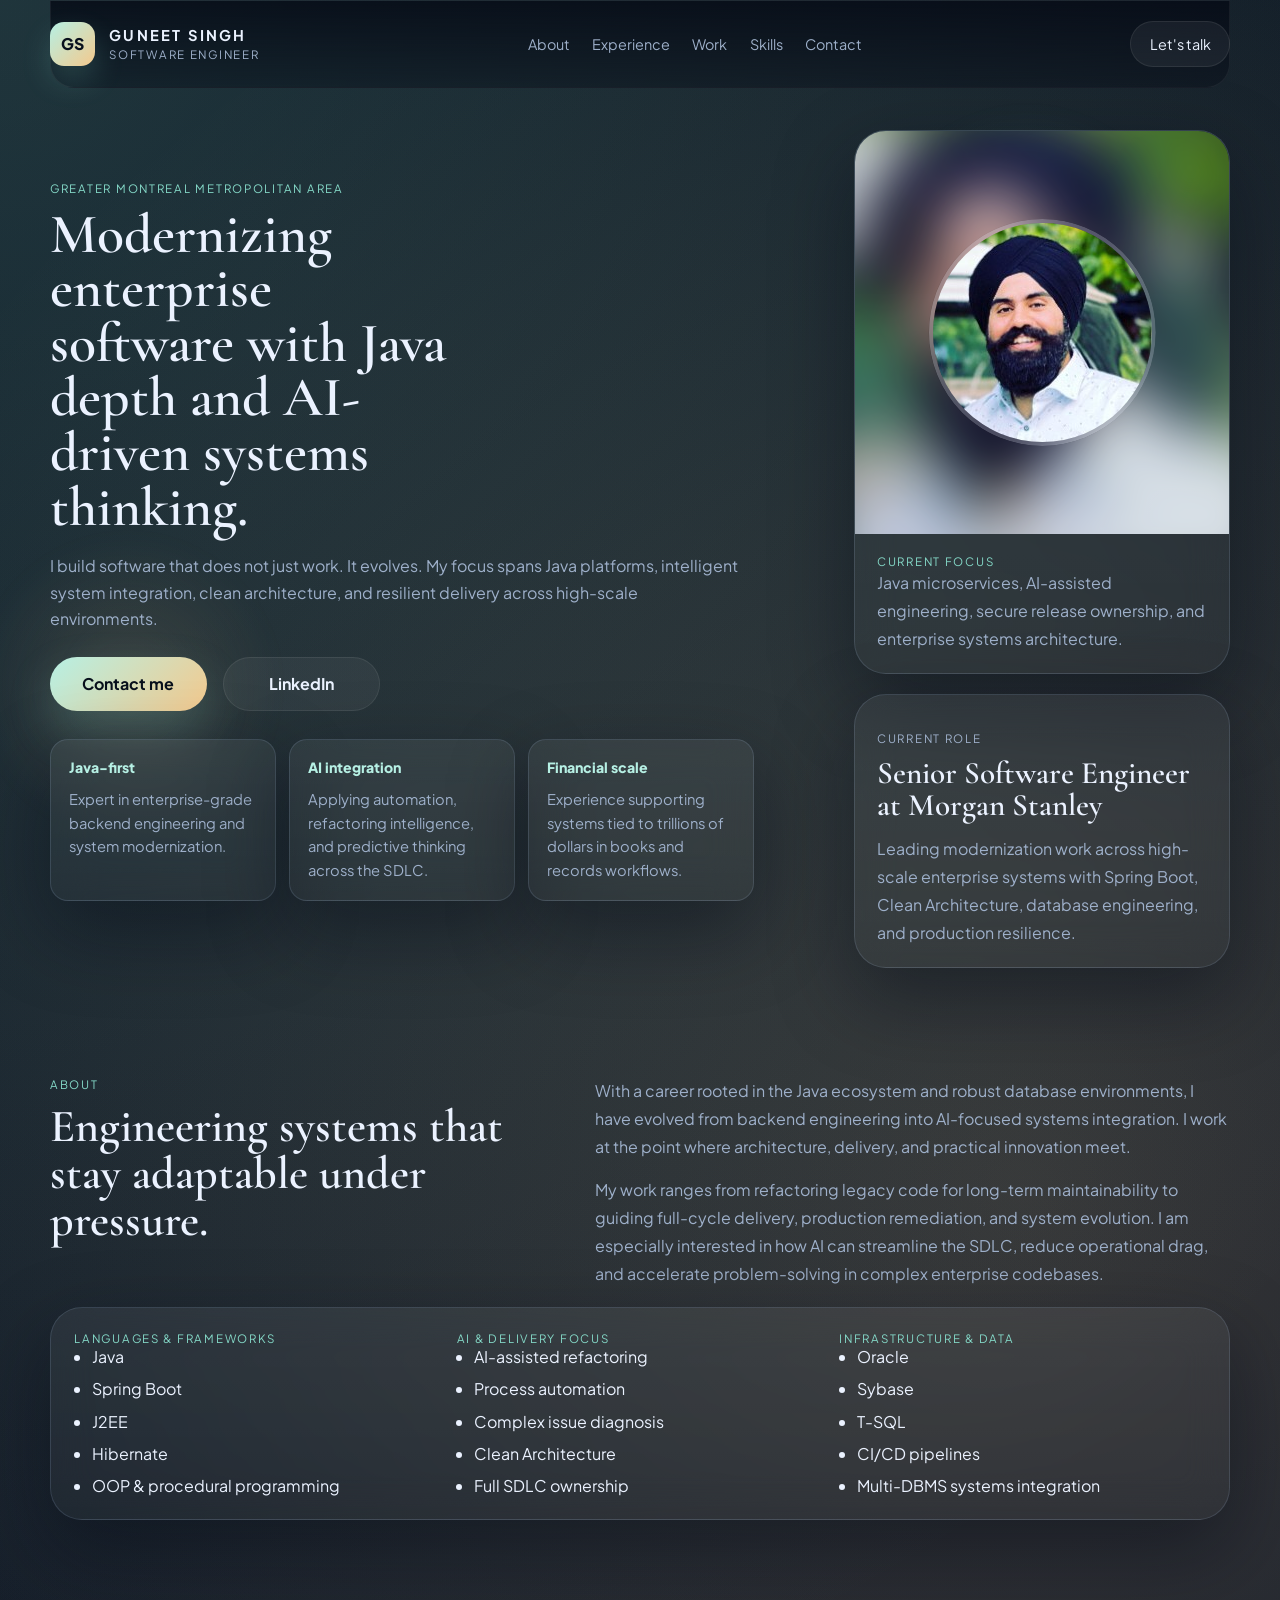
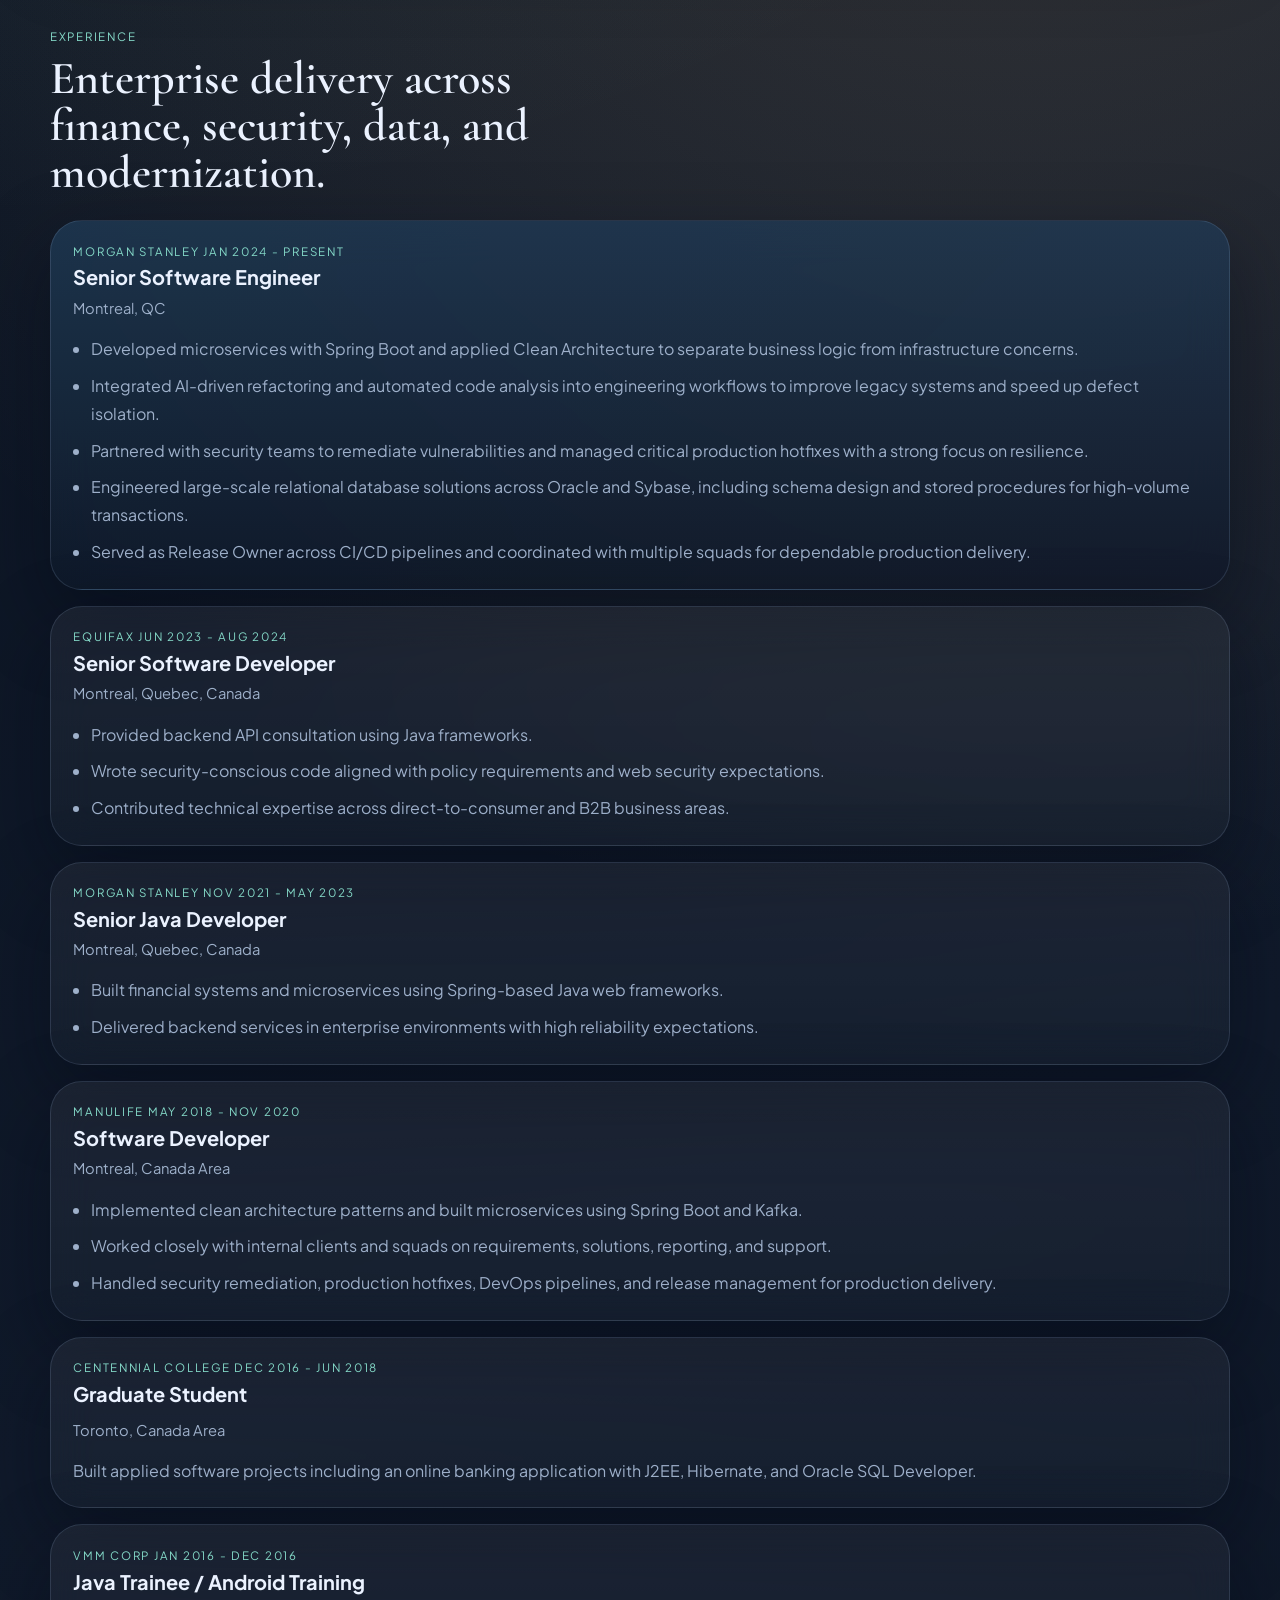
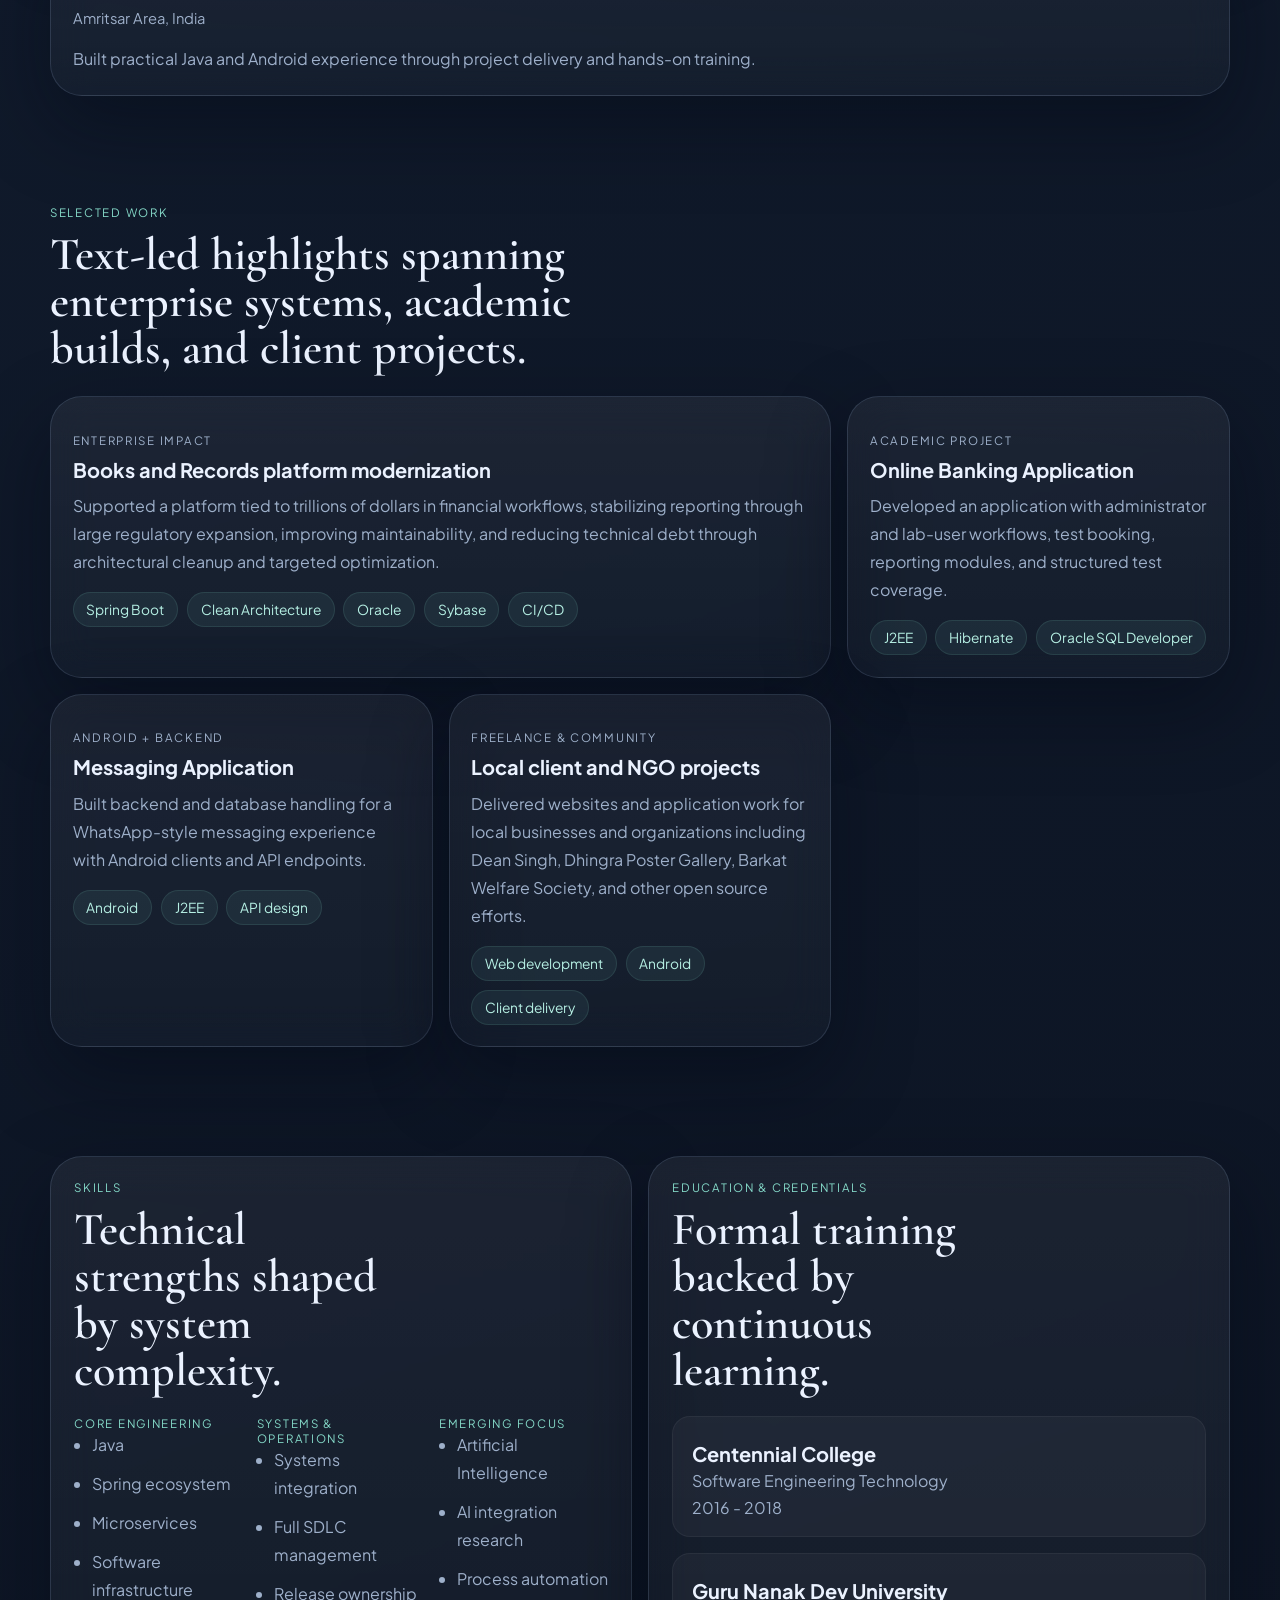
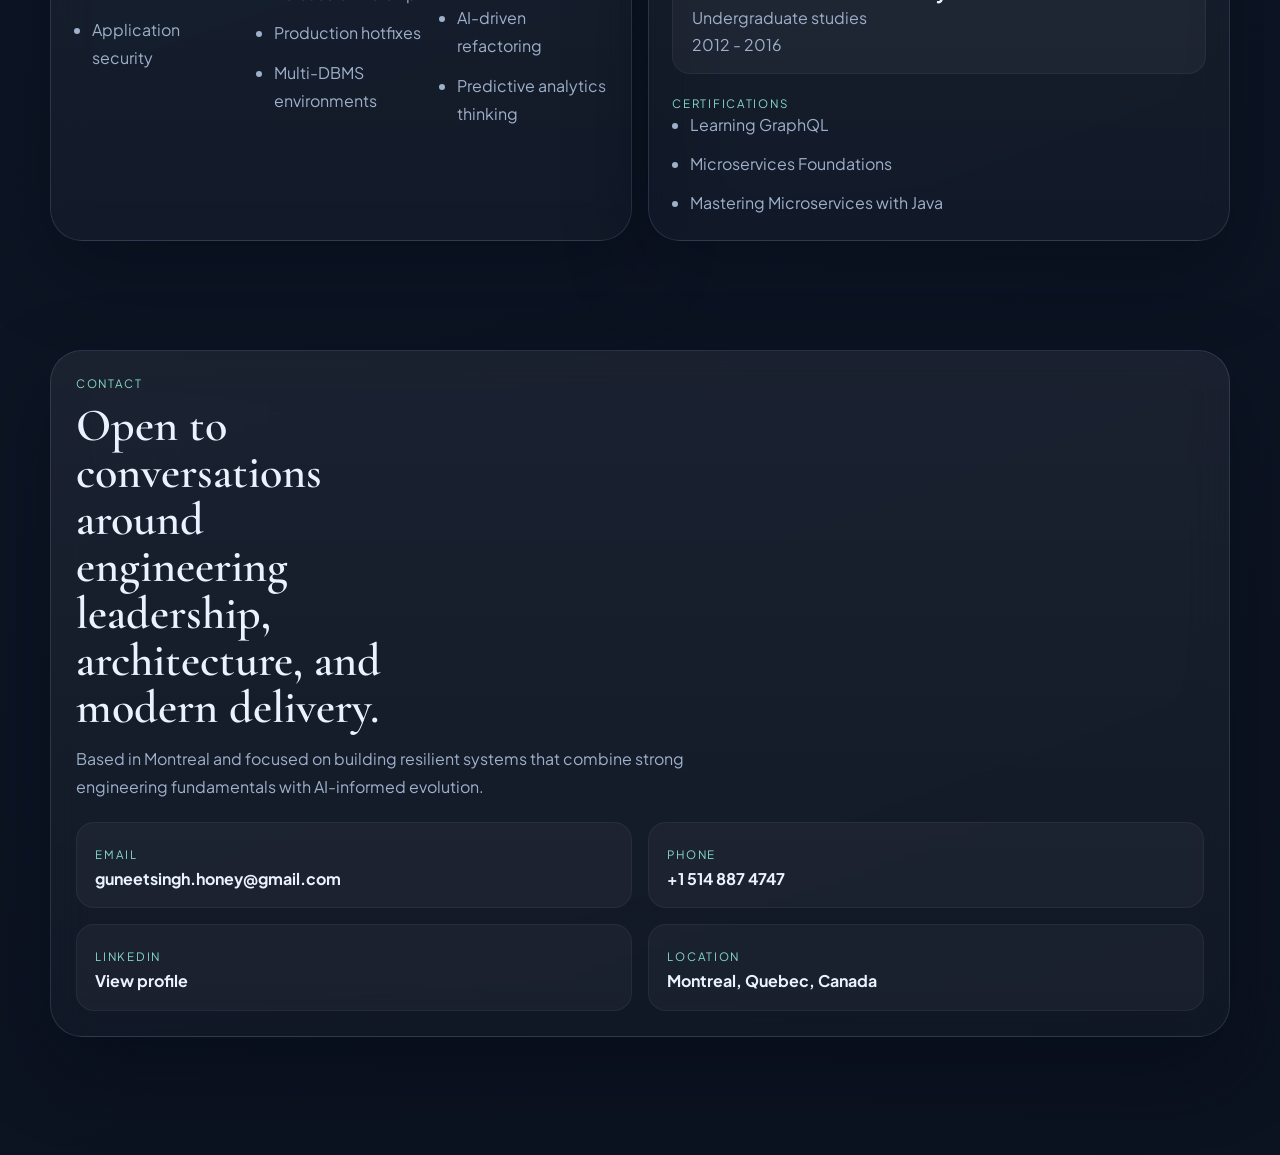
<file: index.html>
<!DOCTYPE html>
<html lang="en">
<head>
    <meta charset="UTF-8">
    <meta name="viewport" content="width=device-width, initial-scale=1.0">
    <title>Guneet Singh | Software Engineer</title>
    <meta
        name="description"
        content="Portfolio of Guneet Singh, a Montreal-based software engineer specializing in Java, AI integration, systems architecture, and enterprise software delivery."
    >
    <link rel="preconnect" href="https://fonts.googleapis.com">
    <link rel="preconnect" href="https://fonts.gstatic.com" crossorigin>
    <link href="https://fonts.googleapis.com/css2?family=Plus+Jakarta+Sans:wght@400;500;600;700;800&family=Cormorant+Garamond:wght@500;600;700&display=swap" rel="stylesheet">
    <link rel="stylesheet" href="styles/main.css">
</head>
<body>
    <div class="page-shell">
        <header class="site-header">
            <div class="brand-lockup">
                <span class="brand-mark">GS</span>
                <div>
                    <p class="brand-name">Guneet Singh</p>
                    <p class="brand-role">Software Engineer</p>
                </div>
            </div>
            <nav class="site-nav" aria-label="Primary">
                <a href="#about">About</a>
                <a href="#experience">Experience</a>
                <a href="#work">Work</a>
                <a href="#skills">Skills</a>
                <a href="#contact">Contact</a>
            </nav>
            <a class="nav-cta" href="mailto:guneetsingh.honey@gmail.com">Let's talk</a>
        </header>

        <main>
            <section class="hero section" id="top">
                <div class="hero-copy" data-reveal>
                    <div class="hero-mobile-id">
                        <div class="hero-avatar-wrap" id="heroAvatarWrap">
                            <img class="hero-avatar" id="heroAvatar" src="assets/profile-photo.jpg" alt="">
                            <span class="hero-avatar-fallback" aria-hidden="true">GS</span>
                        </div>
                        <p class="hero-mobile-role">Senior Software Engineer &middot; Morgan Stanley</p>
                    </div>
                    <p class="eyebrow">Greater Montreal Metropolitan Area</p>
                    <h1 class="hero-title">Modernizing enterprise software with Java depth and AI-driven systems thinking.</h1>
                    <p class="hero-intro">
                        I build software that does not just work. It evolves. My focus spans Java platforms,
                        intelligent system integration, clean architecture, and resilient delivery across high-scale environments.
                    </p>
                    <div class="hero-actions">
                        <a class="button button-primary" href="#contact">Contact me</a>
                        <a class="button button-secondary" href="https://www.linkedin.com/in/guneet-singh-2381b878/" target="_blank" rel="noreferrer">LinkedIn</a>
                    </div>
                    <dl class="hero-metrics">
                        <div>
                            <dt>Java-first</dt>
                            <dd>Expert in enterprise-grade backend engineering and system modernization.</dd>
                        </div>
                        <div>
                            <dt>AI integration</dt>
                            <dd>Applying automation, refactoring intelligence, and predictive thinking across the SDLC.</dd>
                        </div>
                        <div>
                            <dt>Financial scale</dt>
                            <dd>Experience supporting systems tied to trillions of dollars in books and records workflows.</dd>
                        </div>
                    </dl>
                </div>

                <div class="hero-visual" data-reveal>
                    <div class="portrait-card">
                        <div class="portrait-frame is-fallback" id="portraitFrame">
                            <img id="profileImage" src="assets/profile-photo.jpg" alt="Portrait of Guneet Singh">
                            <div class="portrait-fallback" id="portraitFallback" aria-hidden="true">
                                <span>GS</span>
                                <p>Add assets/profile-photo.jpg</p>
                            </div>
                        </div>
                        <div class="portrait-caption">
                            <p class="portrait-label">Current focus</p>
                            <p class="portrait-text">Java microservices, AI-assisted engineering, secure release ownership, and enterprise systems architecture.</p>
                        </div>
                    </div>
                    <div class="hero-card spotlight-card">
                        <p class="spotlight-label">Current role</p>
                        <h2>Senior Software Engineer at Morgan Stanley</h2>
                        <p>
                            Leading modernization work across high-scale enterprise systems with Spring Boot,
                            Clean Architecture, database engineering, and production resilience.
                        </p>
                    </div>
                </div>
            </section>

            <section class="section about-grid" id="about">
                <div class="section-heading" data-reveal>
                    <p class="eyebrow">About</p>
                    <h2>Engineering systems that stay adaptable under pressure.</h2>
                </div>
                <div class="about-copy" data-reveal>
                    <p>
                        With a career rooted in the Java ecosystem and robust database environments, I have evolved from
                        backend engineering into AI-focused systems integration. I work at the point where architecture,
                        delivery, and practical innovation meet.
                    </p>
                    <p>
                        My work ranges from refactoring legacy code for long-term maintainability to guiding full-cycle delivery,
                        production remediation, and system evolution. I am especially interested in how AI can streamline the SDLC,
                        reduce operational drag, and accelerate problem-solving in complex enterprise codebases.
                    </p>
                </div>
                <div class="toolkit-panel" data-reveal>
                    <div>
                        <p class="panel-label">Languages & frameworks</p>
                        <ul>
                            <li>Java</li>
                            <li>Spring Boot</li>
                            <li>J2EE</li>
                            <li>Hibernate</li>
                            <li>OOP & procedural programming</li>
                        </ul>
                    </div>
                    <div>
                        <p class="panel-label">AI & delivery focus</p>
                        <ul>
                            <li>AI-assisted refactoring</li>
                            <li>Process automation</li>
                            <li>Complex issue diagnosis</li>
                            <li>Clean Architecture</li>
                            <li>Full SDLC ownership</li>
                        </ul>
                    </div>
                    <div>
                        <p class="panel-label">Infrastructure & data</p>
                        <ul>
                            <li>Oracle</li>
                            <li>Sybase</li>
                            <li>T-SQL</li>
                            <li>CI/CD pipelines</li>
                            <li>Multi-DBMS systems integration</li>
                        </ul>
                    </div>
                </div>
            </section>

            <section class="section experience-section" id="experience">
                <div class="section-heading" data-reveal>
                    <p class="eyebrow">Experience</p>
                    <h2>Enterprise delivery across finance, security, data, and modernization.</h2>
                </div>
                <div class="timeline">
                    <article class="timeline-card featured" data-reveal>
                        <div class="timeline-meta">
                            <span>Morgan Stanley</span>
                            <span>Jan 2024 - Present</span>
                        </div>
                        <h3>Senior Software Engineer</h3>
                        <p class="timeline-location">Montreal, QC</p>
                        <ul>
                            <li>Developed microservices with Spring Boot and applied Clean Architecture to separate business logic from infrastructure concerns.</li>
                            <li>Integrated AI-driven refactoring and automated code analysis into engineering workflows to improve legacy systems and speed up defect isolation.</li>
                            <li>Partnered with security teams to remediate vulnerabilities and managed critical production hotfixes with a strong focus on resilience.</li>
                            <li>Engineered large-scale relational database solutions across Oracle and Sybase, including schema design and stored procedures for high-volume transactions.</li>
                            <li>Served as Release Owner across CI/CD pipelines and coordinated with multiple squads for dependable production delivery.</li>
                        </ul>
                    </article>

                    <article class="timeline-card" data-reveal>
                        <div class="timeline-meta">
                            <span>Equifax</span>
                            <span>Jun 2023 - Aug 2024</span>
                        </div>
                        <h3>Senior Software Developer</h3>
                        <p class="timeline-location">Montreal, Quebec, Canada</p>
                        <ul>
                            <li>Provided backend API consultation using Java frameworks.</li>
                            <li>Wrote security-conscious code aligned with policy requirements and web security expectations.</li>
                            <li>Contributed technical expertise across direct-to-consumer and B2B business areas.</li>
                        </ul>
                    </article>

                    <article class="timeline-card" data-reveal data-mobile-extra>
                        <div class="timeline-meta">
                            <span>Morgan Stanley</span>
                            <span>Nov 2021 - May 2023</span>
                        </div>
                        <h3>Senior Java Developer</h3>
                        <p class="timeline-location">Montreal, Quebec, Canada</p>
                        <ul>
                            <li>Built financial systems and microservices using Spring-based Java web frameworks.</li>
                            <li>Delivered backend services in enterprise environments with high reliability expectations.</li>
                        </ul>
                    </article>

                    <article class="timeline-card" data-reveal data-mobile-extra>
                        <div class="timeline-meta">
                            <span>Manulife</span>
                            <span>May 2018 - Nov 2020</span>
                        </div>
                        <h3>Software Developer</h3>
                        <p class="timeline-location">Montreal, Canada Area</p>
                        <ul>
                            <li>Implemented clean architecture patterns and built microservices using Spring Boot and Kafka.</li>
                            <li>Worked closely with internal clients and squads on requirements, solutions, reporting, and support.</li>
                            <li>Handled security remediation, production hotfixes, DevOps pipelines, and release management for production delivery.</li>
                        </ul>
                    </article>

                    <article class="timeline-card compact" data-reveal data-mobile-extra>
                        <div class="timeline-meta">
                            <span>Centennial College</span>
                            <span>Dec 2016 - Jun 2018</span>
                        </div>
                        <h3>Graduate Student</h3>
                        <p class="timeline-location">Toronto, Canada Area</p>
                        <p>Built applied software projects including an online banking application with J2EE, Hibernate, and Oracle SQL Developer.</p>
                    </article>

                    <article class="timeline-card compact" data-reveal data-mobile-extra>
                        <div class="timeline-meta">
                            <span>VMM Corp</span>
                            <span>Jan 2016 - Dec 2016</span>
                        </div>
                        <h3>Java Trainee / Android Training</h3>
                        <p class="timeline-location">Amritsar Area, India</p>
                        <p>Built practical Java and Android experience through project delivery and hands-on training.</p>
                    </article>
                </div>
                <button
                    class="mobile-show-more"
                    data-target="timeline"
                    data-label-more="Show 4 more roles"
                    data-label-less="Show less"
                    aria-expanded="false"
                >Show 4 more roles</button>
            </section>

            <section class="section work-section" id="work">
                <div class="section-heading" data-reveal>
                    <p class="eyebrow">Selected Work</p>
                    <h2>Text-led highlights spanning enterprise systems, academic builds, and client projects.</h2>
                </div>
                <div class="work-grid">
                    <article class="work-card wide" data-reveal>
                        <p class="work-type">Enterprise impact</p>
                        <h3>Books and Records platform modernization</h3>
                        <p>
                            Supported a platform tied to trillions of dollars in financial workflows, stabilizing reporting through large regulatory expansion,
                            improving maintainability, and reducing technical debt through architectural cleanup and targeted optimization.
                        </p>
                        <ul class="tag-list">
                            <li>Spring Boot</li>
                            <li>Clean Architecture</li>
                            <li>Oracle</li>
                            <li>Sybase</li>
                            <li>CI/CD</li>
                        </ul>
                    </article>

                    <article class="work-card" data-reveal>
                        <p class="work-type">Academic project</p>
                        <h3>Online Banking Application</h3>
                        <p>Developed an application with administrator and lab-user workflows, test booking, reporting modules, and structured test coverage.</p>
                        <ul class="tag-list">
                            <li>J2EE</li>
                            <li>Hibernate</li>
                            <li>Oracle SQL Developer</li>
                        </ul>
                    </article>

                    <article class="work-card" data-reveal data-mobile-extra>
                        <p class="work-type">Android + backend</p>
                        <h3>Messaging Application</h3>
                        <p>Built backend and database handling for a WhatsApp-style messaging experience with Android clients and API endpoints.</p>
                        <ul class="tag-list">
                            <li>Android</li>
                            <li>J2EE</li>
                            <li>API design</li>
                        </ul>
                    </article>

                    <article class="work-card" data-reveal data-mobile-extra>
                        <p class="work-type">Freelance & community</p>
                        <h3>Local client and NGO projects</h3>
                        <p>Delivered websites and application work for local businesses and organizations including Dean Singh, Dhingra Poster Gallery, Barkat Welfare Society, and other open source efforts.</p>
                        <ul class="tag-list">
                            <li>Web development</li>
                            <li>Android</li>
                            <li>Client delivery</li>
                        </ul>
                    </article>
                </div>
                <button
                    class="mobile-show-more"
                    data-target="work-grid"
                    data-label-more="Show 2 more projects"
                    data-label-less="Show less"
                    aria-expanded="false"
                >Show 2 more projects</button>
            </section>

            <section class="section split-section" id="skills">
                <div class="split-panel" data-reveal>
                    <div class="section-heading left">
                        <p class="eyebrow">Skills</p>
                        <h2>Technical strengths shaped by system complexity.</h2>
                    </div>
                    <div class="skill-columns">
                        <div>
                            <p class="panel-label">Core engineering</p>
                            <ul>
                                <li>Java</li>
                                <li>Spring ecosystem</li>
                                <li>Microservices</li>
                                <li>Software infrastructure</li>
                                <li>Application security</li>
                            </ul>
                        </div>
                        <div>
                            <p class="panel-label">Systems & operations</p>
                            <ul>
                                <li>Systems integration</li>
                                <li>Full SDLC management</li>
                                <li>Release ownership</li>
                                <li>Production hotfixes</li>
                                <li>Multi-DBMS environments</li>
                            </ul>
                        </div>
                        <div>
                            <p class="panel-label">Emerging focus</p>
                            <ul>
                                <li>Artificial Intelligence</li>
                                <li>AI integration research</li>
                                <li>Process automation</li>
                                <li>AI-driven refactoring</li>
                                <li>Predictive analytics thinking</li>
                            </ul>
                        </div>
                    </div>
                </div>

                <div class="split-panel secondary" data-reveal>
                    <div class="section-heading left">
                        <p class="eyebrow">Education & credentials</p>
                        <h2>Formal training backed by continuous learning.</h2>
                    </div>
                    <div class="education-list">
                        <article>
                            <h3>Centennial College</h3>
                            <p>Software Engineering Technology</p>
                            <span>2016 - 2018</span>
                        </article>
                        <article>
                            <h3>Guru Nanak Dev University</h3>
                            <p>Undergraduate studies</p>
                            <span>2012 - 2016</span>
                        </article>
                    </div>
                    <div class="cert-list">
                        <p class="panel-label">Certifications</p>
                        <ul>
                            <li>Learning GraphQL</li>
                            <li>Microservices Foundations</li>
                            <li>Mastering Microservices with Java</li>
                        </ul>
                    </div>
                </div>
            </section>

            <section class="section contact-section" id="contact">
                <div class="contact-card" data-reveal>
                    <div class="section-heading left">
                        <p class="eyebrow">Contact</p>
                        <h2>Open to conversations around engineering leadership, architecture, and modern delivery.</h2>
                    </div>
                    <p class="contact-copy">
                        Based in Montreal and focused on building resilient systems that combine strong engineering fundamentals with AI-informed evolution.
                    </p>
                    <div class="contact-grid">
                        <a href="mailto:guneetsingh.honey@gmail.com">
                            <span>Email</span>
                            <strong>guneetsingh.honey@gmail.com</strong>
                        </a>
                        <a href="tel:+15148874747">
                            <span>Phone</span>
                            <strong>+1 514 887 4747</strong>
                        </a>
                        <a href="https://www.linkedin.com/in/guneet-singh-2381b878/" target="_blank" rel="noreferrer">
                            <span>LinkedIn</span>
                            <strong>View profile</strong>
                        </a>
                        <div>
                            <span>Location</span>
                            <strong>Montreal, Quebec, Canada</strong>
                        </div>
                    </div>
                </div>
            </section>
        </main>
    </div>

    <script src="scripts/main.js"></script>
</body>
</html>
</file>
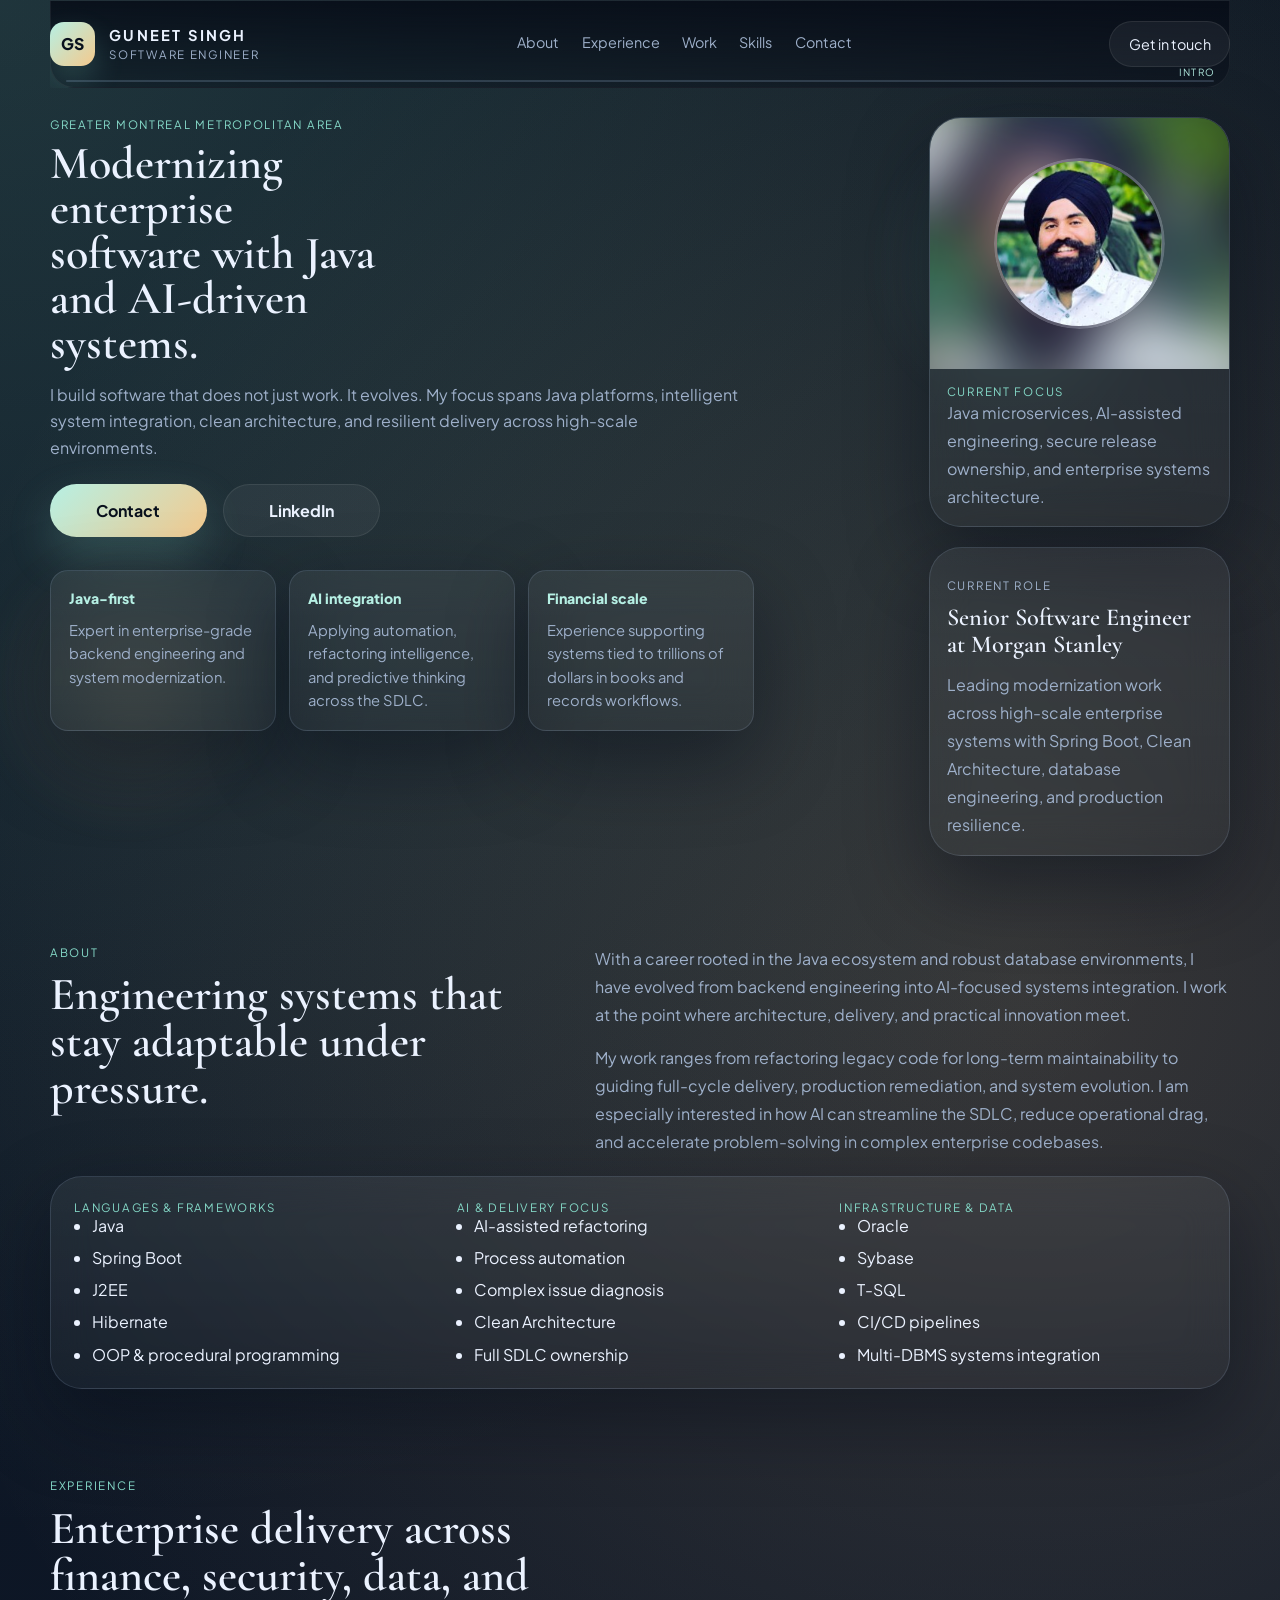
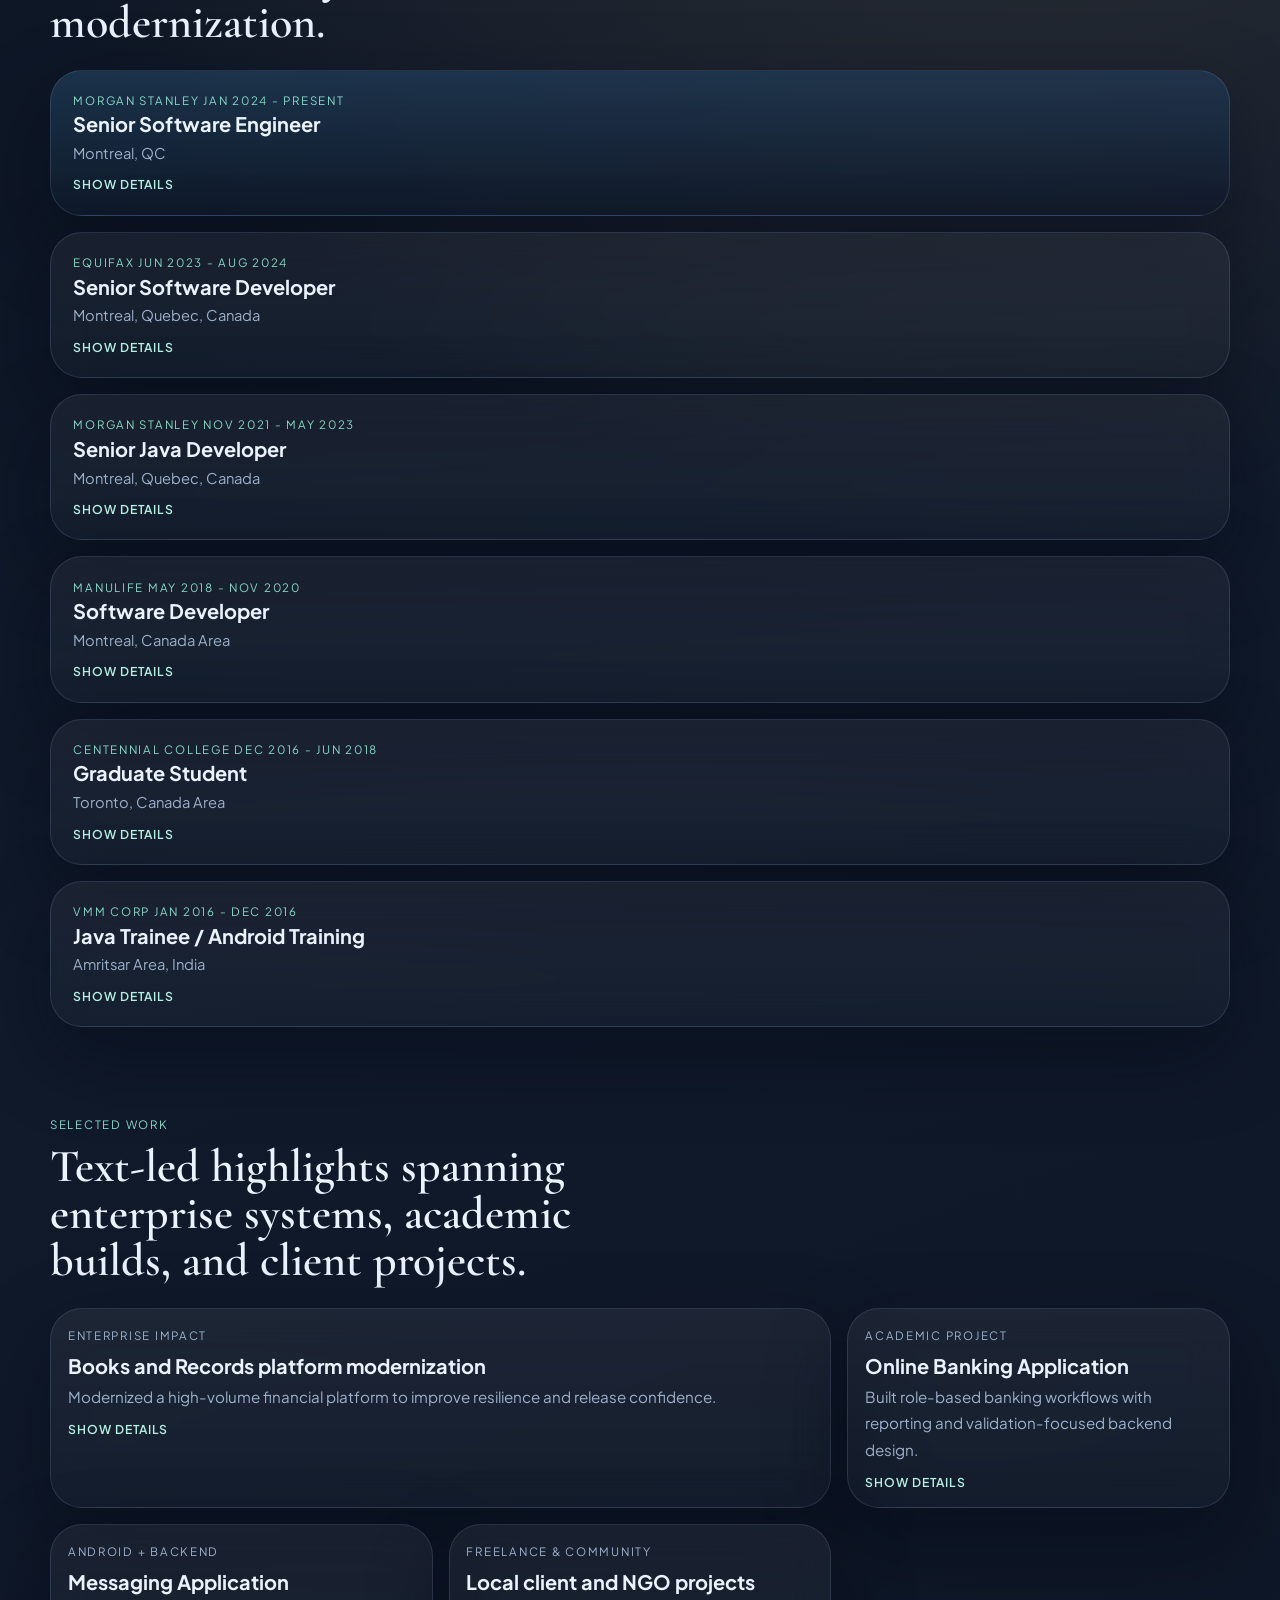
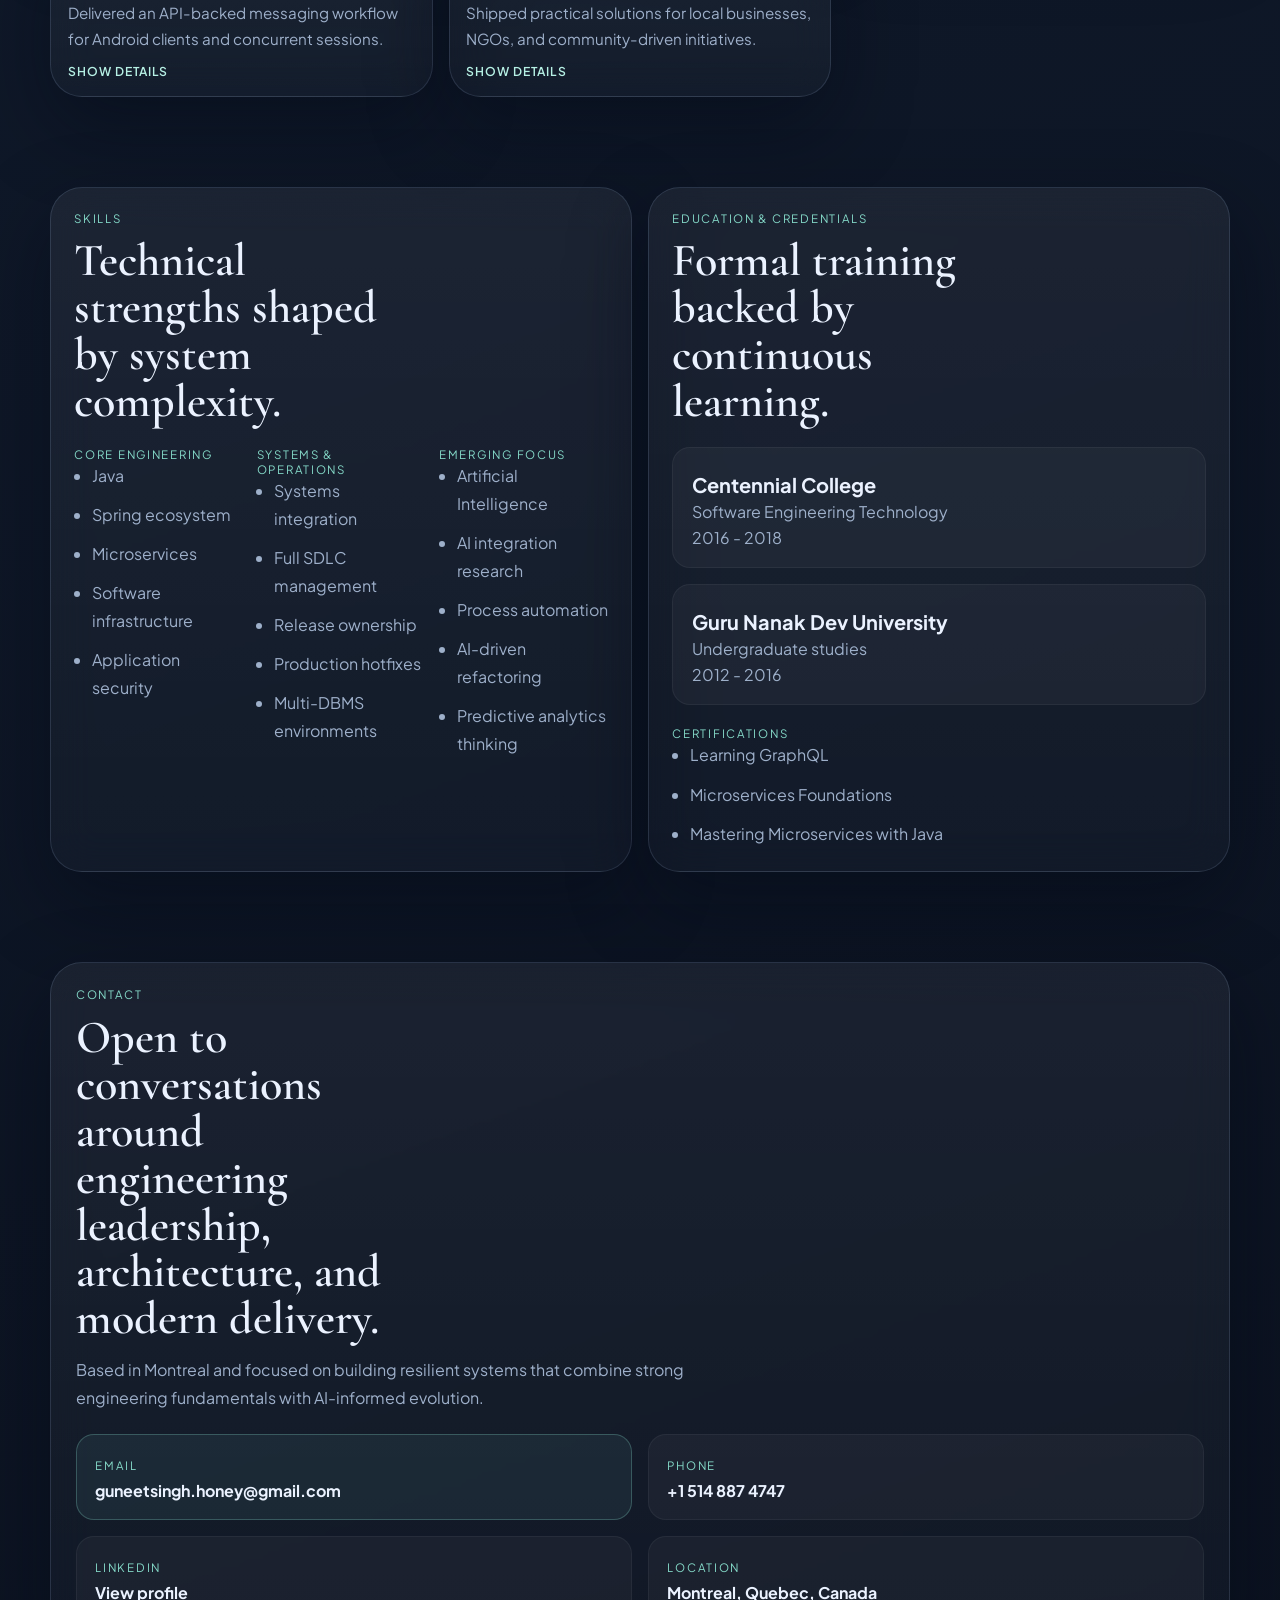
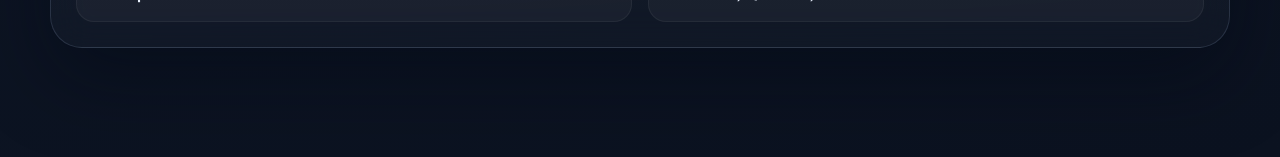
<file: public/index.html>
<!DOCTYPE html>
<html lang="en">
<head>
    <meta charset="UTF-8">
    <meta name="viewport" content="width=device-width, initial-scale=1.0">
    <title>Guneet Singh | Software Engineer</title>
    <meta
        name="description"
        content="Portfolio of Guneet Singh, a Montreal-based software engineer specializing in Java, AI integration, systems architecture, and enterprise software delivery."
    >
    <link rel="preconnect" href="https://fonts.googleapis.com">
    <link rel="preconnect" href="https://fonts.gstatic.com" crossorigin>
    <link href="https://fonts.googleapis.com/css2?family=Plus+Jakarta+Sans:wght@400;500;600;700;800&family=Cormorant+Garamond:wght@500;600;700&display=swap" rel="stylesheet">
    <link rel="stylesheet" href="styles/main.css?v=2">
</head>
<body>
    <a class="skip-link" href="#about">Skip to content</a>
    <div class="page-shell">
        <header class="site-header">
            <div class="brand-lockup">
                <span class="brand-mark">GS</span>
                <div>
                    <p class="brand-name">Guneet Singh</p>
                    <p class="brand-role">Software Engineer</p>
                </div>
            </div>
            <nav class="site-nav" aria-label="Primary">
                <a href="#about">About</a>
                <a href="#experience">Experience</a>
                <a href="#work">Work</a>
                <a href="#skills">Skills</a>
                <a href="#contact">Contact</a>
            </nav>
            <a class="nav-cta" href="mailto:guneetsingh.honey@gmail.com">Get in touch</a>
            <p class="scroll-section-label" id="scrollSectionLabel" aria-live="polite">Intro</p>
            <div class="scroll-progress" aria-hidden="true">
                <span class="scroll-progress-bar" id="scrollProgressBar"></span>
            </div>
        </header>

        <main>
            <section class="hero section" id="top">
                <div class="hero-copy" data-reveal>
                    <div class="hero-mobile-id">
                        <div class="hero-avatar-wrap" id="heroAvatarWrap">
                            <img class="hero-avatar" id="heroAvatar" src="assets/profile-photo.jpg" alt="">
                            <span class="hero-avatar-fallback" aria-hidden="true">GS</span>
                        </div>
                        <p class="hero-mobile-role">Senior Software Engineer &middot; Morgan Stanley</p>
                    </div>
                    <p class="eyebrow">Greater Montreal Metropolitan Area</p>
                    <h1 class="hero-title">Modernizing enterprise software with Java and AI-driven systems.</h1>
                    <p class="hero-intro">
                        I build software that does not just work. It evolves. My focus spans Java platforms,
                        intelligent system integration, clean architecture, and resilient delivery across high-scale environments.
                    </p>
                    <div class="hero-actions">
                        <a class="button button-primary" href="#contact" data-contact-jump>Contact</a>
                        <a class="button button-secondary" href="https://www.linkedin.com/in/guneet-singh-2381b878/" target="_blank" rel="noreferrer">LinkedIn</a>
                    </div>
                    <p class="hero-dynamic-note" id="heroDynamicNote" aria-live="polite"></p>
                    <dl class="hero-metrics">
                        <div>
                            <dt>Java-first</dt>
                            <dd>Expert in enterprise-grade backend engineering and system modernization.</dd>
                        </div>
                        <div>
                            <dt>AI integration</dt>
                            <dd>Applying automation, refactoring intelligence, and predictive thinking across the SDLC.</dd>
                        </div>
                        <div>
                            <dt>Financial scale</dt>
                            <dd>Experience supporting systems tied to trillions of dollars in books and records workflows.</dd>
                        </div>
                    </dl>
                </div>

                <div class="hero-visual" data-reveal>
                    <div class="portrait-card">
                        <div class="portrait-frame is-fallback" id="portraitFrame">
                            <img id="profileImage" src="assets/profile-photo.jpg" alt="Portrait of Guneet Singh">
                            <div class="portrait-fallback" id="portraitFallback" aria-hidden="true">
                                <span>GS</span>
                                <p>Add assets/profile-photo.jpg</p>
                            </div>
                        </div>
                        <div class="portrait-caption">
                            <p class="portrait-label">Current focus</p>
                            <p class="portrait-text">Java microservices, AI-assisted engineering, secure release ownership, and enterprise systems architecture.</p>
                        </div>
                    </div>
                    <div class="hero-card spotlight-card">
                        <p class="spotlight-label">Current role</p>
                        <h2>Senior Software Engineer at Morgan Stanley</h2>
                        <p>
                            Leading modernization work across high-scale enterprise systems with Spring Boot,
                            Clean Architecture, database engineering, and production resilience.
                        </p>
                    </div>
                </div>
            </section>

            <section class="section about-grid" id="about">
                <div class="section-heading" data-reveal>
                    <p class="eyebrow">About</p>
                    <h2>Engineering systems that stay adaptable under pressure.</h2>
                </div>
                <div class="about-copy" data-reveal>
                    <p>
                        With a career rooted in the Java ecosystem and robust database environments, I have evolved from
                        backend engineering into AI-focused systems integration. I work at the point where architecture,
                        delivery, and practical innovation meet.
                    </p>
                    <p>
                        My work ranges from refactoring legacy code for long-term maintainability to guiding full-cycle delivery,
                        production remediation, and system evolution. I am especially interested in how AI can streamline the SDLC,
                        reduce operational drag, and accelerate problem-solving in complex enterprise codebases.
                    </p>
                </div>
                <div class="toolkit-panel" data-reveal>
                    <div>
                        <p class="panel-label">Languages & frameworks</p>
                        <ul>
                            <li>Java</li>
                            <li>Spring Boot</li>
                            <li>J2EE</li>
                            <li>Hibernate</li>
                            <li>OOP & procedural programming</li>
                        </ul>
                    </div>
                    <div>
                        <p class="panel-label">AI & delivery focus</p>
                        <ul>
                            <li>AI-assisted refactoring</li>
                            <li>Process automation</li>
                            <li>Complex issue diagnosis</li>
                            <li>Clean Architecture</li>
                            <li>Full SDLC ownership</li>
                        </ul>
                    </div>
                    <div>
                        <p class="panel-label">Infrastructure & data</p>
                        <ul>
                            <li>Oracle</li>
                            <li>Sybase</li>
                            <li>T-SQL</li>
                            <li>CI/CD pipelines</li>
                            <li>Multi-DBMS systems integration</li>
                        </ul>
                    </div>
                </div>
            </section>

            <section class="section experience-section" id="experience">
                <div class="section-heading" data-reveal>
                    <p class="eyebrow">Experience</p>
                    <h2>Enterprise delivery across finance, security, data, and modernization.</h2>
                </div>
                <div class="timeline">
                    <article class="timeline-card featured" data-reveal>
                        <div class="timeline-tab" role="button" tabindex="0" aria-expanded="false" aria-controls="timeline-details-1">
                            <div class="timeline-meta">
                                <span>Morgan Stanley</span>
                                <span>Jan 2024 - Present</span>
                            </div>
                            <h3>Senior Software Engineer</h3>
                            <p class="timeline-location">Montreal, QC</p>
                            <span class="timeline-tab-hint" aria-hidden="true">Show details</span>
                        </div>
                        <div class="timeline-details" id="timeline-details-1" hidden>
                            <ul>
                                <li>Developed microservices with Spring Boot and applied Clean Architecture to separate business logic from infrastructure concerns.</li>
                                <li>Integrated AI-driven refactoring and automated code analysis into engineering workflows to improve legacy systems and speed up defect isolation.</li>
                                <li>Partnered with security teams to remediate vulnerabilities and managed critical production hotfixes with a strong focus on resilience.</li>
                                <li>Engineered large-scale relational database solutions across Oracle and Sybase, including schema design and stored procedures for high-volume transactions.</li>
                                <li>Served as Release Owner across CI/CD pipelines and coordinated with multiple squads for dependable production delivery.</li>
                            </ul>
                        </div>
                    </article>

                    <article class="timeline-card" data-reveal>
                        <div class="timeline-tab" role="button" tabindex="0" aria-expanded="false" aria-controls="timeline-details-2">
                            <div class="timeline-meta">
                                <span>Equifax</span>
                                <span>Jun 2023 - Aug 2024</span>
                            </div>
                            <h3>Senior Software Developer</h3>
                            <p class="timeline-location">Montreal, Quebec, Canada</p>
                            <span class="timeline-tab-hint" aria-hidden="true">Show details</span>
                        </div>
                        <div class="timeline-details" id="timeline-details-2" hidden>
                            <ul>
                                <li>Provided backend API consultation using Java frameworks.</li>
                                <li>Wrote security-conscious code aligned with policy requirements and web security expectations.</li>
                                <li>Contributed technical expertise across direct-to-consumer and B2B business areas.</li>
                            </ul>
                        </div>
                    </article>

                    <article class="timeline-card" data-reveal data-mobile-extra>
                        <div class="timeline-tab" role="button" tabindex="0" aria-expanded="false" aria-controls="timeline-details-3">
                            <div class="timeline-meta">
                                <span>Morgan Stanley</span>
                                <span>Nov 2021 - May 2023</span>
                            </div>
                            <h3>Senior Java Developer</h3>
                            <p class="timeline-location">Montreal, Quebec, Canada</p>
                            <span class="timeline-tab-hint" aria-hidden="true">Show details</span>
                        </div>
                        <div class="timeline-details" id="timeline-details-3" hidden>
                            <ul>
                                <li>Built financial systems and microservices using Spring-based Java web frameworks.</li>
                                <li>Delivered backend services in enterprise environments with high reliability expectations.</li>
                            </ul>
                        </div>
                    </article>

                    <article class="timeline-card" data-reveal data-mobile-extra>
                        <div class="timeline-tab" role="button" tabindex="0" aria-expanded="false" aria-controls="timeline-details-4">
                            <div class="timeline-meta">
                                <span>Manulife</span>
                                <span>May 2018 - Nov 2020</span>
                            </div>
                            <h3>Software Developer</h3>
                            <p class="timeline-location">Montreal, Canada Area</p>
                            <span class="timeline-tab-hint" aria-hidden="true">Show details</span>
                        </div>
                        <div class="timeline-details" id="timeline-details-4" hidden>
                            <ul>
                                <li>Implemented clean architecture patterns and built microservices using Spring Boot and Kafka.</li>
                                <li>Worked closely with internal clients and squads on requirements, solutions, reporting, and support.</li>
                                <li>Handled security remediation, production hotfixes, DevOps pipelines, and release management for production delivery.</li>
                            </ul>
                        </div>
                    </article>

                    <article class="timeline-card compact" data-reveal data-mobile-extra>
                        <div class="timeline-tab" role="button" tabindex="0" aria-expanded="false" aria-controls="timeline-details-5">
                            <div class="timeline-meta">
                                <span>Centennial College</span>
                                <span>Dec 2016 - Jun 2018</span>
                            </div>
                            <h3>Graduate Student</h3>
                            <p class="timeline-location">Toronto, Canada Area</p>
                            <span class="timeline-tab-hint" aria-hidden="true">Show details</span>
                        </div>
                        <div class="timeline-details" id="timeline-details-5" hidden>
                            <p>Built applied software projects including an online banking application with J2EE, Hibernate, and Oracle SQL Developer.</p>
                        </div>
                    </article>

                    <article class="timeline-card compact" data-reveal data-mobile-extra>
                        <div class="timeline-tab" role="button" tabindex="0" aria-expanded="false" aria-controls="timeline-details-6">
                            <div class="timeline-meta">
                                <span>VMM Corp</span>
                                <span>Jan 2016 - Dec 2016</span>
                            </div>
                            <h3>Java Trainee / Android Training</h3>
                            <p class="timeline-location">Amritsar Area, India</p>
                            <span class="timeline-tab-hint" aria-hidden="true">Show details</span>
                        </div>
                        <div class="timeline-details" id="timeline-details-6" hidden>
                            <p>Built practical Java and Android experience through project delivery and hands-on training.</p>
                        </div>
                    </article>
                </div>
                <button
                    class="mobile-show-more"
                    data-target="timeline"
                    data-label-more="Show 4 more roles"
                    data-label-less="Show less"
                    aria-expanded="false"
                >Show 4 more roles</button>
            </section>

            <section class="section work-section" id="work">
                <div class="section-heading" data-reveal>
                    <p class="eyebrow">Selected Work</p>
                    <h2>Text-led highlights spanning enterprise systems, academic builds, and client projects.</h2>
                </div>
                <div class="work-grid">
                    <article class="work-card wide" data-reveal data-work-card>
                        <div class="work-tab" role="button" tabindex="0" aria-expanded="false" aria-controls="work-details-1">
                            <p class="work-type">Enterprise impact</p>
                            <h3>Books and Records platform modernization</h3>
                            <p class="work-preview">Modernized a high-volume financial platform to improve resilience and release confidence.</p>
                            <span class="work-tab-hint" aria-hidden="true">Show details</span>
                        </div>
                        <div class="work-details" id="work-details-1" hidden>
                            <p>Delivered stability during regulatory pressure by isolating critical business logic, reducing release friction, and strengthening operational observability.</p>
                            <ul class="tag-list">
                                <li>Spring Boot</li>
                                <li>Clean Architecture</li>
                                <li>Oracle</li>
                                <li>Sybase</li>
                                <li>CI/CD</li>
                            </ul>
                        </div>
                    </article>

                    <article class="work-card" data-reveal data-work-card>
                        <div class="work-tab" role="button" tabindex="0" aria-expanded="false" aria-controls="work-details-2">
                            <p class="work-type">Academic project</p>
                            <h3>Online Banking Application</h3>
                            <p class="work-preview">Built role-based banking workflows with reporting and validation-focused backend design.</p>
                            <span class="work-tab-hint" aria-hidden="true">Show details</span>
                        </div>
                        <div class="work-details" id="work-details-2" hidden>
                            <p>Designed role-aware flows and report generation paths with a strong emphasis on data consistency and maintainable backend structure.</p>
                            <ul class="tag-list">
                                <li>J2EE</li>
                                <li>Hibernate</li>
                                <li>Oracle SQL Developer</li>
                            </ul>
                        </div>
                    </article>

                    <article class="work-card" data-reveal data-mobile-extra data-work-card>
                        <div class="work-tab" role="button" tabindex="0" aria-expanded="false" aria-controls="work-details-3">
                            <p class="work-type">Android + backend</p>
                            <h3>Messaging Application</h3>
                            <p class="work-preview">Delivered an API-backed messaging workflow for Android clients and concurrent sessions.</p>
                            <span class="work-tab-hint" aria-hidden="true">Show details</span>
                        </div>
                        <div class="work-details" id="work-details-3" hidden>
                            <p>Created API-first communication patterns for reliable message flow and scalable backend handling across concurrent mobile sessions.</p>
                            <ul class="tag-list">
                                <li>Android</li>
                                <li>J2EE</li>
                                <li>API design</li>
                            </ul>
                        </div>
                    </article>

                    <article class="work-card" data-reveal data-mobile-extra data-work-card>
                        <div class="work-tab" role="button" tabindex="0" aria-expanded="false" aria-controls="work-details-4">
                            <p class="work-type">Freelance & community</p>
                            <h3>Local client and NGO projects</h3>
                            <p class="work-preview">Shipped practical solutions for local businesses, NGOs, and community-driven initiatives.</p>
                            <span class="work-tab-hint" aria-hidden="true">Show details</span>
                        </div>
                        <div class="work-details" id="work-details-4" hidden>
                            <p>Balanced delivery speed with practical maintainability while adapting solutions for varied client goals and technical maturity.</p>
                            <ul class="tag-list">
                                <li>Web development</li>
                                <li>Android</li>
                                <li>Client delivery</li>
                            </ul>
                        </div>
                    </article>
                </div>
                <button
                    class="mobile-show-more"
                    data-target="work-grid"
                    data-label-more="Show 2 more projects"
                    data-label-less="Show less"
                    aria-expanded="false"
                >Show 2 more projects</button>
            </section>

            <section class="section split-section" id="skills">
                <div class="split-panel" data-reveal>
                    <div class="section-heading left">
                        <p class="eyebrow">Skills</p>
                        <h2>Technical strengths shaped by system complexity.</h2>
                    </div>
                    <div class="skill-columns">
                        <div>
                            <p class="panel-label">Core engineering</p>
                            <ul>
                                <li>Java</li>
                                <li>Spring ecosystem</li>
                                <li>Microservices</li>
                                <li>Software infrastructure</li>
                                <li>Application security</li>
                            </ul>
                        </div>
                        <div>
                            <p class="panel-label">Systems & operations</p>
                            <ul>
                                <li>Systems integration</li>
                                <li>Full SDLC management</li>
                                <li>Release ownership</li>
                                <li>Production hotfixes</li>
                                <li>Multi-DBMS environments</li>
                            </ul>
                        </div>
                        <div>
                            <p class="panel-label">Emerging focus</p>
                            <ul>
                                <li>Artificial Intelligence</li>
                                <li>AI integration research</li>
                                <li>Process automation</li>
                                <li>AI-driven refactoring</li>
                                <li>Predictive analytics thinking</li>
                            </ul>
                        </div>
                    </div>
                </div>

                <div class="split-panel secondary" data-reveal>
                    <div class="section-heading left">
                        <p class="eyebrow">Education & credentials</p>
                        <h2>Formal training backed by continuous learning.</h2>
                    </div>
                    <div class="education-list">
                        <article>
                            <h3>Centennial College</h3>
                            <p>Software Engineering Technology</p>
                            <span>2016 - 2018</span>
                        </article>
                        <article>
                            <h3>Guru Nanak Dev University</h3>
                            <p>Undergraduate studies</p>
                            <span>2012 - 2016</span>
                        </article>
                    </div>
                    <div class="cert-list">
                        <p class="panel-label">Certifications</p>
                        <ul>
                            <li>Learning GraphQL</li>
                            <li>Microservices Foundations</li>
                            <li>Mastering Microservices with Java</li>
                        </ul>
                    </div>
                </div>
            </section>

            <section class="section contact-section" id="contact">
                <div class="contact-card" data-reveal>
                    <div class="section-heading left">
                        <p class="eyebrow">Contact</p>
                        <h2>Open to conversations around engineering leadership, architecture, and modern delivery.</h2>
                    </div>
                    <p class="contact-copy">
                        Based in Montreal and focused on building resilient systems that combine strong engineering fundamentals with AI-informed evolution.
                    </p>
                    <div class="contact-grid">
                        <a href="mailto:guneetsingh.honey@gmail.com" data-contact-action="email" data-preferred-action>
                            <span>Email</span>
                            <strong>guneetsingh.honey@gmail.com</strong>
                        </a>
                        <a href="tel:+15148874747" data-contact-action="phone">
                            <span>Phone</span>
                            <strong>+1 514 887 4747</strong>
                        </a>
                        <a href="https://www.linkedin.com/in/guneet-singh-2381b878/" target="_blank" rel="noreferrer" data-contact-action="linkedin">
                            <span>LinkedIn</span>
                            <strong>View profile</strong>
                        </a>
                        <div>
                            <span>Location</span>
                            <strong>Montreal, Quebec, Canada</strong>
                        </div>
                    </div>
                </div>
            </section>
        </main>
    </div>
    <p class="interaction-status" id="interactionStatus" aria-live="polite" aria-atomic="true"></p>

    <script src="scripts/main.js?v=2"></script>
</body>
</html>
</file>
<file: styles/main.css>
:root {
    --bg: #0b1320;
    --bg-soft: #111d2f;
    --surface: rgba(12, 22, 37, 0.72);
    --surface-strong: rgba(18, 31, 53, 0.88);
    --surface-border: rgba(180, 214, 255, 0.14);
    --text: #ebf2ff;
    --muted: #9eb0ca;
    --accent: #84d8c7;
    --accent-strong: #b6f0e4;
    --accent-warm: #f4c98d;
    --shadow: 0 30px 80px rgba(2, 8, 18, 0.42);
    --max-width: 1180px;
    --radius-xl: 32px;
    --radius-lg: 24px;
    --radius-md: 18px;
    --header-height: 88px;
}

* {
    box-sizing: border-box;
}

html {
    scroll-behavior: smooth;
}

body {
    margin: 0;
    min-height: 100vh;
    font-family: "Plus Jakarta Sans", sans-serif;
    color: var(--text);
    background:
        radial-gradient(circle at top left, rgba(132, 216, 199, 0.18), transparent 30%),
        radial-gradient(circle at 80% 20%, rgba(244, 201, 141, 0.18), transparent 28%),
        linear-gradient(160deg, #09111d 0%, #101a2b 48%, #0b1220 100%);
}

body::before,
body::after {
    content: "";
    position: fixed;
    inset: auto;
    pointer-events: none;
    z-index: 0;
}

body::before {
    top: 10%;
    right: 6%;
    width: 22rem;
    height: 22rem;
    border-radius: 50%;
    background: radial-gradient(circle, rgba(132, 216, 199, 0.13), transparent 65%);
    filter: blur(8px);
}

body::after {
    bottom: 6%;
    left: -2rem;
    width: 20rem;
    height: 20rem;
    border-radius: 999px;
    background: radial-gradient(circle, rgba(244, 201, 141, 0.12), transparent 68%);
    filter: blur(10px);
}

a {
    color: inherit;
    text-decoration: none;
}

img {
    max-width: 100%;
    display: block;
}

ul {
    margin: 0;
    padding-left: 1.1rem;
}

p {
    margin: 0;
}

.page-shell {
    position: relative;
    z-index: 1;
    width: min(calc(100% - 2rem), var(--max-width));
    margin: 0 auto;
    padding-bottom: 4rem;
}

.site-header {
    position: sticky;
    top: 0;
    z-index: 20;
    height: var(--header-height);
    display: flex;
    align-items: center;
    justify-content: space-between;
    gap: 1.5rem;
    padding: 1rem 0;
    backdrop-filter: blur(18px);
}

.site-header::before {
    content: "";
    position: absolute;
    inset: 0;
    border-radius: 0 0 24px 24px;
    background: linear-gradient(180deg, rgba(6, 11, 22, 0.84), rgba(6, 11, 22, 0.38));
    border: 1px solid rgba(255, 255, 255, 0.06);
    z-index: -1;
}

.brand-lockup {
    display: flex;
    align-items: center;
    gap: 0.9rem;
}

.brand-mark {
    width: 2.8rem;
    height: 2.8rem;
    display: grid;
    place-items: center;
    border-radius: 14px;
    color: #09111d;
    font-weight: 800;
    background: linear-gradient(135deg, var(--accent-strong), var(--accent-warm));
    box-shadow: 0 14px 30px rgba(132, 216, 199, 0.2);
}

.brand-name,
.brand-role,
.eyebrow,
.timeline-meta,
.panel-label,
.portrait-label,
.spotlight-label,
.work-type,
.contact-grid span {
    text-transform: uppercase;
    letter-spacing: 0.15em;
}

.brand-name {
    font-size: 0.92rem;
    font-weight: 700;
}

.brand-role {
    margin-top: 0.2rem;
    color: var(--muted);
    font-size: 0.72rem;
}

.site-nav {
    display: flex;
    gap: 1.4rem;
}

.site-nav a,
.nav-cta {
    font-size: 0.9rem;
    color: var(--muted);
    transition: color 180ms ease, transform 180ms ease;
}

.site-nav a.active,
.site-nav a:hover,
.nav-cta:hover {
    color: var(--text);
}

.nav-cta {
    padding: 0.82rem 1.15rem;
    border-radius: 999px;
    color: var(--text);
    background: rgba(255, 255, 255, 0.06);
    border: 1px solid rgba(255, 255, 255, 0.08);
}

.section {
    padding: 3.4rem 0;
}

.hero {
    padding-top: 2.6rem;
    display: grid;
    grid-template-columns: minmax(0, 1.35fr) minmax(300px, 0.65fr);
    gap: 1.5rem;
    align-items: center;
}

.hero-copy {
    max-width: 44rem;
}

.hero-copy,
.hero-visual,
.toolkit-panel,
.timeline-card,
.work-card,
.split-panel,
.contact-card,
.hero-card,
.portrait-card {
    position: relative;
}

.eyebrow,
.timeline-meta,
.panel-label,
.portrait-label,
.spotlight-label,
.work-type,
.contact-grid span {
    font-size: 0.72rem;
    color: var(--accent);
}

h1,
h2,
h3 {
    margin: 0;
    line-height: 1.02;
}

h1,
.section-heading h2,
.spotlight-card h2 {
    font-family: "Cormorant Garamond", serif;
    font-weight: 600;
}

h1.hero-title {
    max-width: 15ch;
    margin-top: 0.75rem;
    font-size: clamp(2.2rem, 4.35vw, 3.95rem);
    line-height: 0.98;
}

h1 {
    max-width: 13.5ch;
    margin-top: 0.9rem;
    font-size: clamp(2.75rem, 5.4vw, 4.9rem);
}

.hero-intro {
    max-width: 58ch;
    margin-top: 1.1rem;
    color: var(--muted);
    font-size: 1rem;
    line-height: 1.68;
}

.hero-actions {
    display: flex;
    flex-wrap: wrap;
    gap: 1rem;
    margin-top: 1.5rem;
}

.button {
    display: inline-flex;
    align-items: center;
    justify-content: center;
    min-width: 9.8rem;
    padding: 0.95rem 1.35rem;
    border-radius: 999px;
    font-weight: 700;
    transition: transform 200ms ease, box-shadow 200ms ease, background 200ms ease;
}

.button:hover {
    transform: translateY(-2px);
}

.button-primary {
    color: #08101c;
    background: linear-gradient(135deg, var(--accent-strong), var(--accent-warm));
    box-shadow: 0 20px 45px rgba(132, 216, 199, 0.22);
}

.button-secondary {
    background: rgba(255, 255, 255, 0.05);
    border: 1px solid rgba(255, 255, 255, 0.08);
}

.hero-metrics {
    display: grid;
    grid-template-columns: repeat(3, minmax(0, 1fr));
    gap: 0.85rem;
    margin-top: 1.8rem;
}

.hero-metrics div,
.toolkit-panel,
.timeline-card,
.work-card,
.split-panel,
.contact-card,
.hero-card,
.portrait-card {
    background: linear-gradient(180deg, rgba(255, 255, 255, 0.06), rgba(255, 255, 255, 0.025));
    border: 1px solid var(--surface-border);
    box-shadow: var(--shadow);
    backdrop-filter: blur(20px);
}

.hero-metrics div {
    padding: 1.1rem;
    border-radius: var(--radius-md);
}

.hero-metrics dt {
    font-size: 0.88rem;
    font-weight: 800;
    color: var(--accent-strong);
}

.hero-metrics dd {
    margin: 0.75rem 0 0;
    color: var(--muted);
    font-size: 0.92rem;
    line-height: 1.6;
}

.hero-visual {
    display: grid;
    gap: 1.25rem;
    max-width: 32rem;
    justify-self: end;
}

.portrait-card,
.hero-card,
.toolkit-panel,
.timeline-card,
.work-card,
.split-panel,
.contact-card {
    border-radius: var(--radius-xl);
}

.portrait-card {
    overflow: hidden;
}

.portrait-frame {
    position: relative;
    aspect-ratio: 1 / 1.08;
    overflow: hidden;
    background:
        radial-gradient(circle at top, rgba(132, 216, 199, 0.2), transparent 42%),
        linear-gradient(180deg, rgba(18, 31, 53, 0.84), rgba(9, 17, 29, 0.95));
}

.portrait-frame::before {
    content: "";
    position: absolute;
    inset: -10%;
    background-image: var(--portrait-image);
    background-repeat: no-repeat;
    background-size: cover;
    background-position: center 24%;
    filter: blur(28px) saturate(0.95);
    transform: scale(1.08);
    opacity: 0.9;
}

.portrait-frame img,
.portrait-fallback {
    position: absolute;
    inset: 0;
}

.portrait-frame img {
    z-index: 1;
    margin: auto;
    width: auto;
    height: auto;
    max-width: 100%;
    max-height: 100%;
    border: 4px solid rgba(235, 242, 255, 0.22);
    border-radius: 50%;
    clip-path: circle(50% at center);
    box-shadow: 0 24px 60px rgba(4, 10, 20, 0.34);
    object-position: center 24%;
}

.portrait-fallback {
    z-index: 2;
    display: none;
    flex-direction: column;
    align-items: center;
    justify-content: center;
    gap: 0.9rem;
    background:
        radial-gradient(circle at 30% 20%, rgba(244, 201, 141, 0.18), transparent 26%),
        linear-gradient(180deg, rgba(24, 43, 70, 0.95), rgba(7, 13, 23, 0.98));
}

.portrait-frame.is-fallback .portrait-fallback {
    display: flex;
}

.portrait-frame.is-fallback::before {
    opacity: 0;
}

.portrait-frame.is-fallback img {
    opacity: 0;
}

.portrait-fallback span {
    display: inline-grid;
    place-items: center;
    width: 7rem;
    height: 7rem;
    border-radius: 50%;
    font-family: "Cormorant Garamond", serif;
    font-size: 2.5rem;
    font-weight: 700;
    color: #09111d;
    background: linear-gradient(135deg, var(--accent-strong), var(--accent-warm));
}

.portrait-fallback p {
    font-size: 0.85rem;
    color: var(--muted);
    letter-spacing: 0.06em;
}

.portrait-caption,
.hero-card {
    padding: 1.25rem 1.35rem;
}

.portrait-text,
.hero-card p,
.about-copy p,
.timeline-card p,
.timeline-card li,
.work-card p,
.split-panel li,
.contact-copy {
    color: var(--muted);
    line-height: 1.75;
}

.spotlight-card h2 {
    margin-top: 0.55rem;
    font-size: 1.95rem;
}

.spotlight-card p {
    margin-top: 0.85rem;
}

.about-grid {
    display: grid;
    grid-template-columns: minmax(0, 0.9fr) minmax(0, 1.1fr);
    gap: 1.2rem 1.6rem;
    align-items: start;
}

.section-heading {
    max-width: 38rem;
}

.section-heading h2 {
    margin-top: 0.7rem;
    font-size: clamp(2rem, 3.6vw, 3rem);
}

.section-heading.left h2 {
    max-width: 14ch;
}

.about-copy {
    display: grid;
    gap: 0.95rem;
}

.toolkit-panel {
    grid-column: 1 / -1;
    display: grid;
    grid-template-columns: repeat(3, minmax(0, 1fr));
    gap: 1rem;
    padding: 1.45rem;
}

.toolkit-panel ul,
.skill-columns ul,
.cert-list ul {
    display: grid;
    gap: 0.7rem;
}

.experience-section .section-heading,
.work-section .section-heading {
    margin-bottom: 1.5rem;
}

.timeline {
    display: grid;
    gap: 1rem;
}

.timeline-card {
    padding: 1.4rem;
}

.timeline-card.featured {
    background:
        linear-gradient(180deg, rgba(29, 54, 82, 0.78), rgba(13, 22, 39, 0.78)),
        linear-gradient(135deg, rgba(132, 216, 199, 0.08), rgba(244, 201, 141, 0.05));
}

.timeline-card h3,
.work-card h3,
.education-list h3 {
    margin-top: 0.55rem;
    font-size: 1.25rem;
}

.timeline-location {
    margin-top: 0.5rem;
    font-size: 0.92rem;
}

.timeline-card ul {
    margin-top: 0.85rem;
    display: grid;
    gap: 0.55rem;
}

.timeline-card.compact p {
    margin-top: 0.85rem;
}

.work-grid {
    display: grid;
    grid-template-columns: repeat(3, minmax(0, 1fr));
    gap: 1rem;
}

.work-card {
    padding: 1.35rem;
}

.work-card.wide {
    grid-column: span 2;
}

.work-card p {
    margin-top: 0.75rem;
}

.tag-list {
    display: flex;
    flex-wrap: wrap;
    gap: 0.55rem;
    padding: 0;
    margin-top: 1rem;
    list-style: none;
}

.tag-list li {
    padding: 0.5rem 0.8rem;
    border-radius: 999px;
    color: var(--accent-strong);
    background: rgba(132, 216, 199, 0.08);
    border: 1px solid rgba(132, 216, 199, 0.12);
    font-size: 0.86rem;
}

.split-section {
    display: grid;
    grid-template-columns: repeat(2, minmax(0, 1fr));
    gap: 1rem;
}

.split-panel {
    padding: 1.45rem;
}

.skill-columns {
    display: grid;
    grid-template-columns: repeat(3, minmax(0, 1fr));
    gap: 0.85rem;
    margin-top: 1.35rem;
}

.education-list {
    display: grid;
    gap: 1rem;
    margin-top: 1.35rem;
}

.education-list article,
.contact-grid a,
.contact-grid div {
    padding: 1.15rem;
    border-radius: var(--radius-md);
    background: rgba(255, 255, 255, 0.04);
    border: 1px solid rgba(255, 255, 255, 0.05);
}

.education-list p,
.education-list span,
.contact-grid strong {
    display: block;
    margin-top: 0.35rem;
}

.education-list p,
.education-list span,
.contact-grid strong {
    color: var(--muted);
}

.cert-list {
    margin-top: 1.35rem;
}

.contact-card {
    padding: 1.55rem;
}

.contact-copy {
    margin-top: 0.85rem;
    max-width: 54ch;
}

.contact-grid {
    display: grid;
    grid-template-columns: repeat(2, minmax(0, 1fr));
    gap: 1rem;
    margin-top: 1.35rem;
}

.contact-grid strong {
    font-size: 1rem;
    font-weight: 700;
    color: var(--text);
}

/* Mobile-only elements: hidden by default on all viewports wider than the 760px block */
.hero-mobile-id {
    display: none;
}

.mobile-show-more {
    display: none;
}

[data-reveal] {
    opacity: 0;
    transform: translateY(22px);
    transition: opacity 500ms ease, transform 500ms ease;
}

[data-reveal].is-visible {
    opacity: 1;
    transform: translateY(0);
}

@media (max-width: 1100px) {
    .hero,
    .about-grid,
    .split-section {
        grid-template-columns: 1fr;
    }

    .hero-visual {
        max-width: 100%;
        justify-self: stretch;
    }

    .site-nav {
        display: none;
    }

    .hero {
        padding-top: 1.8rem;
    }

    .hero-metrics,
    .toolkit-panel,
    .skill-columns,
    .work-grid {
        grid-template-columns: repeat(2, minmax(0, 1fr));
    }
}

@media (max-width: 760px) {
    .page-shell {
        width: min(calc(100% - 1.1rem), var(--max-width));
    }

    .site-header {
        flex-wrap: wrap;
        height: auto;
        padding: 0.9rem 0.9rem 1rem;
        margin-top: 0.5rem;
    }

    .site-header::before {
        border-radius: 24px;
    }

    .nav-cta {
        width: 100%;
        text-align: center;
    }

    .section {
        padding: 2.8rem 0;
    }

    h1.hero-title {
        max-width: none;
        font-size: clamp(2.1rem, 9vw, 3.2rem);
    }

    .hero-metrics,
    .toolkit-panel,
    .work-grid,
    .skill-columns,
    .contact-grid {
        grid-template-columns: 1fr;
    }

    .work-card.wide {
        grid-column: span 1;
    }

    .portrait-frame {
        aspect-ratio: 1 / 1;
    }

    .portrait-frame img {
        object-position: center 18%;
    }

    .portrait-frame::before {
        background-position: center 18%;
    }

    .spotlight-card h2,
    .section-heading h2 {
        font-size: 2.1rem;
    }

    .contact-card,
    .split-panel,
    .timeline-card,
    .toolkit-panel,
    .portrait-caption,
    .hero-card {
        padding: 1.15rem;
    }

    /* Hide the heavy hero visual; show compact inline identity instead */
    .hero-visual {
        display: none;
    }

    .hero-mobile-id {
        display: flex;
        align-items: center;
        gap: 0.85rem;
        margin-bottom: 1rem;
    }

    .hero-avatar-wrap {
        position: relative;
        width: 3.6rem;
        height: 3.6rem;
        flex-shrink: 0;
    }

    .hero-avatar {
        width: 100%;
        height: 100%;
        border-radius: 50%;
        object-fit: cover;
        object-position: center 18%;
        border: 2px solid rgba(132, 216, 199, 0.35);
    }

    .hero-avatar-fallback {
        position: absolute;
        inset: 0;
        border-radius: 50%;
        background: linear-gradient(135deg, var(--accent-strong), var(--accent-warm));
        color: #08101c;
        font-weight: 800;
        font-size: 1rem;
        display: none;
        place-items: center;
    }

    .hero-avatar-wrap.show-fallback .hero-avatar-fallback {
        display: grid;
    }

    .hero-avatar-wrap.show-fallback .hero-avatar {
        opacity: 0;
    }

    .hero-mobile-role {
        font-size: 0.82rem;
        color: var(--muted);
        line-height: 1.4;
    }

    /* Metrics: compact horizontal scroll chips — descriptions hidden on mobile */
    .hero-metrics {
        grid-template-columns: repeat(3, minmax(140px, 1fr));
        overflow-x: auto;
        scroll-snap-type: x mandatory;
        scrollbar-width: none;
        -webkit-overflow-scrolling: touch;
    }

    .hero-metrics::-webkit-scrollbar {
        display: none;
    }

    .hero-metrics div {
        padding: 0.75rem 1rem;
        scroll-snap-align: start;
    }

    .hero-metrics dd {
        display: none;
    }

    /* Condense dense sections: extra cards hidden until user expands */
    [data-mobile-extra] {
        display: none;
    }

    .mobile-expanded [data-mobile-extra] {
        display: block;
    }

    /* Show-more / show-less button */
    .mobile-show-more {
        display: flex;
        align-items: center;
        justify-content: center;
        width: 100%;
        margin-top: 0.85rem;
        padding: 0.9rem 1.5rem;
        border-radius: 999px;
        border: 1px solid var(--surface-border);
        background: rgba(255, 255, 255, 0.04);
        color: var(--muted);
        font-family: inherit;
        font-size: 0.9rem;
        font-weight: 600;
        cursor: pointer;
        transition: color 180ms ease, border-color 180ms ease;
        backdrop-filter: blur(20px);
    }

    .mobile-show-more:hover,
    .mobile-show-more:focus-visible {
        color: var(--text);
        border-color: rgba(180, 214, 255, 0.28);
        outline: none;
    }
}
</file>
<file: public/styles/main.css>
:root {
    --bg: #0b1320;
    --bg-soft: #111d2f;
    --surface: rgba(12, 22, 37, 0.72);
    --surface-strong: rgba(18, 31, 53, 0.88);
    --surface-border: rgba(180, 214, 255, 0.14);
    --text: #ebf2ff;
    --muted: #9eb0ca;
    --accent: #84d8c7;
    --accent-strong: #b6f0e4;
    --accent-warm: #f4c98d;
    --shadow: 0 30px 80px rgba(2, 8, 18, 0.42);
    --max-width: 1180px;
    --radius-xl: 32px;
    --radius-lg: 24px;
    --radius-md: 18px;
    --header-height: 88px;
    --motion-fast: 180ms;
    --motion-medium: 280ms;
    --easing-soft: cubic-bezier(0.22, 1, 0.36, 1);
}

* {
    box-sizing: border-box;
}

html {
    scroll-behavior: smooth;
}

body {
    margin: 0;
    min-height: 100vh;
    font-family: "Plus Jakarta Sans", sans-serif;
    color: var(--text);
    background:
        radial-gradient(circle at top left, rgba(132, 216, 199, 0.18), transparent 30%),
        radial-gradient(circle at 80% 20%, rgba(244, 201, 141, 0.18), transparent 28%),
        linear-gradient(160deg, #09111d 0%, #101a2b 48%, #0b1220 100%);
}

.skip-link {
    position: fixed;
    top: 0.85rem;
    left: 0.85rem;
    z-index: 80;
    padding: 0.7rem 1rem;
    border-radius: 999px;
    background: rgba(8, 15, 27, 0.95);
    color: var(--text);
    border: 1px solid rgba(180, 214, 255, 0.35);
    transform: translateY(-180%);
    transition: transform var(--motion-medium) var(--easing-soft);
}

.skip-link:focus-visible {
    transform: translateY(0);
}

body::before,
body::after {
    content: "";
    position: fixed;
    inset: auto;
    pointer-events: none;
    z-index: 0;
}

body::before {
    top: 10%;
    right: 6%;
    width: 22rem;
    height: 22rem;
    border-radius: 50%;
    background: radial-gradient(circle, rgba(132, 216, 199, 0.13), transparent 65%);
    filter: blur(8px);
}

body::after {
    bottom: 6%;
    left: -2rem;
    width: 20rem;
    height: 20rem;
    border-radius: 999px;
    background: radial-gradient(circle, rgba(244, 201, 141, 0.12), transparent 68%);
    filter: blur(10px);
}

a {
    color: inherit;
    text-decoration: none;
}

img {
    max-width: 100%;
    display: block;
}

ul {
    margin: 0;
    padding-left: 1.1rem;
}

p {
    margin: 0;
}

.page-shell {
    position: relative;
    z-index: 1;
    width: min(calc(100% - 2rem), var(--max-width));
    margin: 0 auto;
    padding-bottom: 4rem;
}

.site-header {
    position: sticky;
    top: 0;
    z-index: 20;
    height: var(--header-height);
    display: flex;
    align-items: center;
    justify-content: space-between;
    gap: 1.5rem;
    padding: 1rem 0;
    backdrop-filter: blur(18px);
    overflow: hidden;
}

.site-header::before {
    content: "";
    position: absolute;
    inset: 0;
    border-radius: 0 0 24px 24px;
    background: linear-gradient(180deg, rgba(6, 11, 22, 0.84), rgba(6, 11, 22, 0.38));
    border: 1px solid rgba(255, 255, 255, 0.06);
    z-index: -1;
}

.brand-lockup {
    display: flex;
    align-items: center;
    gap: 0.9rem;
}

.brand-mark {
    width: 2.8rem;
    height: 2.8rem;
    display: grid;
    place-items: center;
    border-radius: 14px;
    color: #09111d;
    font-weight: 800;
    background: linear-gradient(135deg, var(--accent-strong), var(--accent-warm));
    box-shadow: 0 14px 30px rgba(132, 216, 199, 0.2);
}

.brand-name,
.brand-role,
.eyebrow,
.timeline-meta,
.panel-label,
.portrait-label,
.spotlight-label,
.work-type,
.contact-grid span {
    text-transform: uppercase;
    letter-spacing: 0.15em;
}

.brand-name {
    font-size: 0.92rem;
    font-weight: 700;
}

.brand-role {
    margin-top: 0.2rem;
    color: var(--muted);
    font-size: 0.72rem;
}

.site-nav {
    display: flex;
    gap: 1.4rem;
}

.site-nav a,
.nav-cta {
    font-size: 0.9rem;
    color: var(--muted);
    transition: color var(--motion-fast) ease, transform var(--motion-fast) ease;
}

.site-nav a {
    position: relative;
    padding-bottom: 0.25rem;
}

.site-nav a::after {
    content: "";
    position: absolute;
    left: 0;
    bottom: -0.05rem;
    width: 100%;
    height: 2px;
    border-radius: 999px;
    background: linear-gradient(90deg, var(--accent), var(--accent-warm));
    transform: scaleX(0);
    transform-origin: left;
    transition: transform var(--motion-medium) var(--easing-soft);
}

.site-nav a.active::after,
.site-nav a:hover::after,
.site-nav a:focus-visible::after {
    transform: scaleX(1);
}

.site-nav a.active,
.site-nav a:hover,
.nav-cta:hover {
    color: var(--text);
}

.nav-cta {
    padding: 0.82rem 1.15rem;
    border-radius: 999px;
    color: var(--text);
    background: rgba(255, 255, 255, 0.06);
    border: 1px solid rgba(255, 255, 255, 0.08);
}

.scroll-section-label {
    position: absolute;
    right: 1rem;
    bottom: 0.65rem;
    margin: 0;
    font-size: 0.66rem;
    letter-spacing: 0.14em;
    text-transform: uppercase;
    color: var(--accent-strong);
    opacity: 0.95;
    pointer-events: none;
}

.scroll-progress {
    position: absolute;
    left: 1rem;
    right: 1rem;
    bottom: 0.35rem;
    height: 2px;
    border-radius: 999px;
    background: rgba(180, 214, 255, 0.18);
    overflow: hidden;
}

.scroll-progress-bar {
    display: block;
    width: 100%;
    height: 100%;
    border-radius: inherit;
    background: linear-gradient(90deg, var(--accent), var(--accent-warm));
    transform-origin: left;
    transform: scaleX(0);
    transition: transform var(--motion-fast) linear;
}

.section {
    padding: 2.8rem 0;
}

.hero {
    padding-top: 1.8rem;
    display: grid;
    grid-template-columns: minmax(0, 1.48fr) minmax(240px, 0.52fr);
    gap: 1.35rem;
    align-items: start;
}

.hero-copy {
    max-width: 44rem;
}

.hero-copy,
.hero-visual,
.toolkit-panel,
.timeline-card,
.work-card,
.split-panel,
.contact-card,
.hero-card,
.portrait-card {
    position: relative;
}

.hero-copy,
.hero-visual {
    transition: transform var(--motion-medium) var(--easing-soft);
}

.eyebrow,
.timeline-meta,
.panel-label,
.portrait-label,
.spotlight-label,
.work-type,
.contact-grid span {
    font-size: 0.72rem;
    color: var(--accent);
}

h1,
h2,
h3 {
    margin: 0;
    line-height: 1.02;
}

h1,
.section-heading h2,
.spotlight-card h2 {
    font-family: "Cormorant Garamond", serif;
    font-weight: 600;
}

h1.hero-title {
    max-width: 15ch;
    margin-top: 0.55rem;
    font-size: clamp(1.95rem, 3.6vw, 3.25rem);
    line-height: 0.98;
}

h1 {
    max-width: 13.5ch;
    margin-top: 0.9rem;
    font-size: clamp(2.75rem, 5.4vw, 4.9rem);
}

.hero-intro {
    max-width: 58ch;
    margin-top: 0.95rem;
    color: var(--muted);
    font-size: 1rem;
    line-height: 1.68;
}

.hero-actions {
    display: flex;
    flex-wrap: wrap;
    gap: 1rem;
    margin-top: 1.35rem;
}

.hero-dynamic-note {
    margin-top: 0.75rem;
    font-size: 0.8rem;
    letter-spacing: 0.08em;
    text-transform: uppercase;
    color: var(--accent-strong);
    opacity: 0.92;
}

.hero-dynamic-note:empty {
    display: none;
}

.button {
    display: inline-flex;
    align-items: center;
    justify-content: center;
    min-width: 9.8rem;
    padding: 0.95rem 1.35rem;
    border-radius: 999px;
    font-weight: 700;
    transition: transform var(--motion-fast) ease, box-shadow var(--motion-fast) ease, background var(--motion-fast) ease;
}

.button:hover {
    transform: translateY(-2px);
}

.button-primary {
    color: #08101c;
    background: linear-gradient(135deg, var(--accent-strong), var(--accent-warm));
    box-shadow: 0 20px 45px rgba(132, 216, 199, 0.22);
}

.button-primary:hover,
.button-primary:focus-visible {
    box-shadow: 0 24px 55px rgba(132, 216, 199, 0.34);
}

.button-secondary {
    background: rgba(255, 255, 255, 0.05);
    border: 1px solid rgba(255, 255, 255, 0.08);
}
.scroll-section-label {
    position: absolute;
    right: 1rem;
    bottom: 0.65rem;
    margin: 0;
    font-size: 0.66rem;
    letter-spacing: 0.14em;
    text-transform: uppercase;
    color: var(--accent-strong);
    opacity: 0.95;
    transition: opacity var(--motion-fast) ease;
}

.hero-metrics {
    display: grid;
    grid-template-columns: repeat(3, minmax(0, 1fr));
    gap: 0.85rem;
    margin-top: 2.05rem;
}

.hero-metrics div,
.toolkit-panel,
.timeline-card,
.work-card,
.split-panel,
.contact-card,
.hero-card,
.portrait-card {
    background: linear-gradient(180deg, rgba(255, 255, 255, 0.06), rgba(255, 255, 255, 0.025));
    border: 1px solid var(--surface-border);
    box-shadow: var(--shadow);
    backdrop-filter: blur(20px);
    transition: transform var(--motion-medium) var(--easing-soft), box-shadow var(--motion-medium) var(--easing-soft), border-color var(--motion-fast) ease;
}

    .scroll-section-label {
        right: 0.9rem;
        bottom: 0.6rem;
        font-size: 0.62rem;
    }
@media (hover: hover) and (pointer: fine) {
    .timeline-card:hover,
    .work-card:hover,
    .split-panel:hover,
    .contact-card:hover,
    main section[id] {
        scroll-margin-top: 9.5rem;
    }
    .hero-card:hover,
    .portrait-card:hover,
    .toolkit-panel:hover,
    .hero-metrics div:hover {
        transform: translateY(-4px);
        border-color: rgba(180, 214, 255, 0.28);
        box-shadow: 0 36px 90px rgba(2, 8, 18, 0.5);
    }
}

.hero-metrics div {
    padding: 1.1rem;
    border-radius: var(--radius-md);
}

.hero-metrics dt {
    font-size: 0.88rem;
    font-weight: 800;
    color: var(--accent-strong);
}

.hero-metrics dd {
    margin: 0.75rem 0 0;
    color: var(--muted);
    font-size: 0.92rem;
    line-height: 1.6;
}

.hero-visual {
    display: grid;
    gap: 1.2rem;
    max-width: 24.5rem;
    justify-self: end;
}

.portrait-card,
.hero-card,
.toolkit-panel,
.timeline-card,
.work-card,
.split-panel,
.contact-card {
    border-radius: var(--radius-xl);
}

.portrait-card {
    overflow: hidden;
}

.portrait-frame {
    position: relative;
    aspect-ratio: 1 / 0.84;
    overflow: hidden;
    background:
        radial-gradient(circle at top, rgba(132, 216, 199, 0.2), transparent 42%),
        linear-gradient(180deg, rgba(18, 31, 53, 0.84), rgba(9, 17, 29, 0.95));
}

.portrait-frame::before {
    content: "";
    position: absolute;
    inset: -10%;
    background-image: var(--portrait-image);
    background-repeat: no-repeat;
    background-size: cover;
    background-position: center 24%;
    filter: blur(28px) saturate(0.95);
    transform: scale(1.08);
    opacity: 0.9;
}

.portrait-frame img,
.portrait-fallback {
    position: absolute;
    inset: 0;
}

.portrait-frame img {
    z-index: 1;
    margin: auto;
    width: auto;
    height: auto;
    max-width: 68%;
    max-height: 68%;
    border: 3px solid rgba(235, 242, 255, 0.22);
    border-radius: 50%;
    clip-path: circle(50% at center);
    box-shadow: 0 18px 45px rgba(4, 10, 20, 0.32);
    object-position: center 24%;
}

.portrait-fallback {
    z-index: 2;
    display: none;
    flex-direction: column;
    align-items: center;
    justify-content: center;
    gap: 0.9rem;
    background:
        radial-gradient(circle at 30% 20%, rgba(244, 201, 141, 0.18), transparent 26%),
        linear-gradient(180deg, rgba(24, 43, 70, 0.95), rgba(7, 13, 23, 0.98));
}

.portrait-frame.is-fallback .portrait-fallback {
    display: flex;
}

.portrait-frame.is-fallback::before {
    opacity: 0;
}

.portrait-frame.is-fallback img {
    opacity: 0;
}

.portrait-fallback span {
    display: inline-grid;
    place-items: center;
    width: 7rem;
    height: 7rem;
    border-radius: 50%;
    font-family: "Cormorant Garamond", serif;
    font-size: 2.5rem;
    font-weight: 700;
    color: #09111d;
    background: linear-gradient(135deg, var(--accent-strong), var(--accent-warm));
}

.portrait-fallback p {
    font-size: 0.85rem;
    color: var(--muted);
    letter-spacing: 0.06em;
}

.portrait-caption,
.hero-card {
    padding: 0.95rem 1.05rem;
}

.portrait-text,
.hero-card p,
.about-copy p,
.timeline-card p,
.timeline-card li,
.work-card p,
.split-panel li,
.contact-copy {
    color: var(--muted);
    line-height: 1.75;
}

.spotlight-card h2 {
    margin-top: 0.55rem;
    font-size: 1.52rem;
    line-height: 1.08;
}

.spotlight-card p {
    margin-top: 0.85rem;
}

.about-grid {
    display: grid;
    grid-template-columns: minmax(0, 0.9fr) minmax(0, 1.1fr);
    gap: 1.2rem 1.6rem;
    align-items: start;
}

.section-heading {
    max-width: 38rem;
}

.section-heading h2 {
    margin-top: 0.7rem;
    font-size: clamp(2rem, 3.6vw, 3rem);
}

.section-heading.left h2 {
    max-width: 14ch;
}

.about-copy {
    display: grid;
    gap: 0.95rem;
}

.toolkit-panel {
    grid-column: 1 / -1;
    display: grid;
    grid-template-columns: repeat(3, minmax(0, 1fr));
    gap: 1rem;
    padding: 1.45rem;
}

.toolkit-panel ul,
.skill-columns ul,
.cert-list ul {
    display: grid;
    gap: 0.7rem;
}

.experience-section .section-heading,
.work-section .section-heading {
    margin-bottom: 1.5rem;
}

.timeline {
    display: grid;
    gap: 1rem;
}

.timeline-card {
    padding: 1.4rem;
    display: grid;
    gap: 0.5rem;
    align-content: start;
    transition: border-color var(--motion-fast) ease, box-shadow var(--motion-fast) ease, background var(--motion-fast) ease;
}

.timeline-card.is-expanded {
    border-color: rgba(132, 216, 199, 0.34);
    box-shadow: 0 14px 32px rgba(132, 216, 199, 0.12);
}

.timeline-card:not(.featured).is-expanded {
    background: rgba(132, 216, 199, 0.05);
}

.timeline-card.featured {
    background:
        linear-gradient(180deg, rgba(29, 54, 82, 0.78), rgba(13, 22, 39, 0.78)),
        linear-gradient(135deg, rgba(132, 216, 199, 0.08), rgba(244, 201, 141, 0.05));
}

.timeline-card h3,
.work-card h3,
.education-list h3 {
    margin-top: 0.55rem;
    font-size: 1.25rem;
}

.timeline-tab h3,
.work-tab h3 {
    margin-top: 0;
}

.timeline-location {
    margin-top: 0.5rem;
    font-size: 0.92rem;
}

.timeline-tab .timeline-location {
    margin-top: 0;
}

.timeline-card ul {
    display: grid;
    gap: 0.55rem;
    margin: 0;
}

.timeline-card.compact p {
    margin: 0;
}

.work-grid {
    display: grid;
    grid-template-columns: repeat(3, minmax(0, 1fr));
    gap: 1rem;
}

.work-card {
    padding: 1.05rem;
    display: grid;
    gap: 0.5rem;
    align-content: start;
    transition: border-color var(--motion-fast) ease, box-shadow var(--motion-fast) ease, background var(--motion-fast) ease;
}

.work-card.is-expanded {
    border-color: rgba(132, 216, 199, 0.34);
    box-shadow: 0 14px 32px rgba(132, 216, 199, 0.12);
    background: rgba(132, 216, 199, 0.05);
}

.work-card h3 {
    margin: 0.2rem 0 0;
}

.work-preview {
    margin: 0;
    color: var(--muted);
    line-height: 1.5;
    font-size: 0.95rem;
}

.work-tab {
    display: grid;
    gap: 0.45rem;
    cursor: pointer;
    border-radius: 12px;
    padding: 0.2rem;
    margin: -0.2rem;
    min-height: 44px;
    transition: background var(--motion-fast) ease;
}

.work-tab:hover,
.work-tab:focus-visible {
    background: rgba(132, 216, 199, 0.08);
}

.work-tab-hint {
    margin-top: 0.2rem;
    color: var(--accent-strong);
    font-weight: 600;
    font-size: 0.76rem;
    letter-spacing: 0.08em;
    text-transform: uppercase;
}

.work-tab[aria-expanded="true"] .work-tab-hint {
    color: var(--accent-warm);
}

.work-tab[aria-expanded="true"] {
    background: rgba(132, 216, 199, 0.14);
}

.timeline-tab {
    display: grid;
    gap: 0.4rem;
    cursor: pointer;
    border-radius: 12px;
    padding: 0.2rem;
    margin: -0.2rem;
    min-height: 44px;
    transition: background var(--motion-fast) ease;
}

.timeline-tab:hover,
.timeline-tab:focus-visible {
    background: rgba(132, 216, 199, 0.08);
}

.timeline-tab-hint {
    margin-top: 0.2rem;
    color: var(--accent-strong);
    font-weight: 600;
    font-size: 0.76rem;
    letter-spacing: 0.08em;
    text-transform: uppercase;
}

.timeline-tab[aria-expanded="true"] .timeline-tab-hint {
    color: var(--accent-warm);
}

.timeline-tab[aria-expanded="true"] {
    background: rgba(132, 216, 199, 0.14);
}

.timeline-details {
    margin-top: 0.25rem;
    padding: 0.95rem 1rem;
    border-radius: var(--radius-md);
    border: 1px solid rgba(132, 216, 199, 0.2);
    background: rgba(132, 216, 199, 0.06);
    color: var(--muted);
    line-height: 1.65;
    display: grid;
    gap: 0.75rem;
}

.timeline-details p,
.timeline-details ul {
    margin: 0;
}

.timeline-details[data-expanded="true"] {
    animation: detailReveal var(--motion-medium) var(--easing-soft);
}

[hidden] {
    display: none !important;
}

.work-details {
    margin-top: 0.25rem;
    padding: 0.95rem 1rem;
    border-radius: var(--radius-md);
    border: 1px solid rgba(132, 216, 199, 0.2);
    background: rgba(132, 216, 199, 0.06);
    color: var(--muted);
    line-height: 1.65;
    display: grid;
    gap: 0.75rem;
}

.work-card.wide {
    grid-column: span 2;
}

.work-details p {
    margin: 0;
}

.work-details .tag-list {
    margin-top: 0;
}

.tag-list {
    display: flex;
    flex-wrap: wrap;
    gap: 0.55rem;
    padding: 0;
    margin-top: 1rem;
    list-style: none;
}

.tag-list li {
    padding: 0.5rem 0.8rem;
    border-radius: 999px;
    color: var(--accent-strong);
    background: rgba(132, 216, 199, 0.08);
    border: 1px solid rgba(132, 216, 199, 0.12);
    font-size: 0.86rem;
    transition: border-color var(--motion-fast) ease, background var(--motion-fast) ease, transform var(--motion-fast) ease, box-shadow var(--motion-fast) ease;
}

.tag-list li:hover,
.tag-list li:focus-visible {
    background: rgba(132, 216, 199, 0.17);
    border-color: rgba(132, 216, 199, 0.3);
    transform: translateY(-1px);
    box-shadow: 0 10px 22px rgba(132, 216, 199, 0.16);
}

.split-section {
    display: grid;
    grid-template-columns: repeat(2, minmax(0, 1fr));
    gap: 1rem;
}

.split-panel {
    padding: 1.45rem;
}

.skill-columns {
    display: grid;
    grid-template-columns: repeat(3, minmax(0, 1fr));
    gap: 0.85rem;
    margin-top: 1.35rem;
}

.education-list {
    display: grid;
    gap: 1rem;
    margin-top: 1.35rem;
}

.education-list article,
.contact-grid a,
.contact-grid div {
    padding: 1.15rem;
    border-radius: var(--radius-md);
    background: rgba(255, 255, 255, 0.04);
    border: 1px solid rgba(255, 255, 255, 0.05);
}

.contact-grid a {
    position: relative;
    transition: transform var(--motion-fast) ease, border-color var(--motion-fast) ease, background var(--motion-fast) ease;
}

.contact-grid a::after {
    content: "";
    position: absolute;
    top: 0.85rem;
    right: 0.9rem;
    width: 0.55rem;
    height: 0.55rem;
    border-right: 2px solid rgba(180, 214, 255, 0.56);
    border-top: 2px solid rgba(180, 214, 255, 0.56);
    transform: rotate(45deg);
    opacity: 0;
    transition: opacity var(--motion-fast) ease;
}

.contact-grid a:hover,
.contact-grid a:focus-visible,
.contact-grid a.is-focused-action {
    transform: translateY(-2px);
    border-color: rgba(180, 214, 255, 0.3);
    background: rgba(132, 216, 199, 0.08);
}

.contact-grid a:hover::after,
.contact-grid a:focus-visible::after,
.contact-grid a.is-focused-action::after {
    opacity: 1;
}

.contact-grid a[data-preferred-action] {
    border-color: rgba(132, 216, 199, 0.28);
    background: rgba(132, 216, 199, 0.08);
}

.education-list p,
.education-list span,
.contact-grid strong {
    display: block;
    margin-top: 0.35rem;
}

.education-list p,
.education-list span,
.contact-grid strong {
    color: var(--muted);
}

.cert-list {
    margin-top: 1.35rem;
}

.contact-card {
    padding: 1.55rem;
}

.contact-copy {
    margin-top: 0.85rem;
    max-width: 54ch;
}

.contact-grid {
    display: grid;
    grid-template-columns: repeat(2, minmax(0, 1fr));
    gap: 1rem;
    margin-top: 1.35rem;
}

.contact-grid strong {
    font-size: 1rem;
    font-weight: 700;
    color: var(--text);
}

/* Mobile-only elements: hidden by default on all viewports wider than the 760px block */
.hero-mobile-id {
    display: none;
}

.mobile-show-more {
    display: none;
}

[data-reveal] {
    opacity: 0;
    transform: translateY(22px);
    transition: opacity 500ms ease, transform 500ms ease;
    transition-delay: var(--reveal-delay, 0ms);
}

[data-reveal].is-visible {
    opacity: 1;
    transform: translateY(0);
}

main section[id].section-emphasis {
    animation: sectionPulse 900ms var(--easing-soft);
}

@keyframes sectionPulse {
    0% {
        box-shadow: 0 0 0 rgba(132, 216, 199, 0);
    }

    35% {
        box-shadow: inset 0 0 0 999px rgba(132, 216, 199, 0.05);
    }

    100% {
        box-shadow: 0 0 0 rgba(132, 216, 199, 0);
    }
}

.interaction-status {
    position: fixed;
    left: 50%;
    bottom: 1.1rem;
    z-index: 45;
    margin: 0;
    width: min(calc(100% - 2rem), 34rem);
    padding: 0.8rem 1rem;
    border-radius: 12px;
    border: 1px solid rgba(180, 214, 255, 0.22);
    background: rgba(8, 15, 27, 0.88);
    color: var(--text);
    font-size: 0.84rem;
    transform: translate(-50%, 140%);
    opacity: 0;
    transition: transform var(--motion-medium) var(--easing-soft), opacity var(--motion-medium) var(--easing-soft);
    pointer-events: none;
}

.interaction-status.is-visible {
    transform: translate(-50%, 0);
    opacity: 1;
}

.work-details[data-expanded="true"] {
    animation: detailReveal var(--motion-medium) var(--easing-soft);
}

@keyframes detailReveal {
    from {
        opacity: 0;
        transform: translateY(6px);
    }

    to {
        opacity: 1;
        transform: translateY(0);
    }
}

:focus-visible {
    outline: 2px solid rgba(180, 214, 255, 0.85);
    outline-offset: 2px;
}

@media (max-width: 1100px) {
    .hero,
    .about-grid,
    .split-section {
        grid-template-columns: 1fr;
    }

    .hero-visual {
        max-width: 100%;
        justify-self: stretch;
    }

    .site-nav {
        display: none;
    }

    .hero {
        padding-top: 1.25rem;
    }

    .hero-metrics,
    .toolkit-panel,
    .skill-columns,
    .work-grid {
        grid-template-columns: repeat(2, minmax(0, 1fr));
    }
}

@media (max-width: 760px) {
    .page-shell {
        width: min(calc(100% - 1.1rem), var(--max-width));
    }

    .site-header {
        flex-wrap: wrap;
        height: auto;
        padding: 0.9rem 0.9rem 1.2rem;
        margin-top: 0.5rem;
    }

    .scroll-progress {
        left: 0.9rem;
        right: 0.9rem;
    }

    .scroll-section-label {
        display: none;
    }

    .site-header::before {
        border-radius: 24px;
    }

    .nav-cta {
        width: 100%;
        text-align: center;
    }

    .interaction-status {
        font-size: 0.8rem;
        bottom: 0.85rem;
    }

    .section {
        padding: 2.15rem 0;
    }

    .hero-dynamic-note {
        font-size: 0.72rem;
    }

    h1.hero-title {
        max-width: none;
        font-size: clamp(1.8rem, 7.4vw, 2.6rem);
    }

    .hero-metrics,
    .toolkit-panel,
    .work-grid,
    .skill-columns,
    .contact-grid {
        grid-template-columns: 1fr;
    }

    .work-card.wide {
        grid-column: span 1;
    }

    .portrait-frame {
        aspect-ratio: 1 / 1;
    }

    .portrait-frame img {
        object-position: center 18%;
    }

    .portrait-frame::before {
        background-position: center 18%;
    }

    .spotlight-card h2,
    .section-heading h2 {
        font-size: 2.1rem;
    }

    .contact-card,
    .split-panel,
    .timeline-card,
    .toolkit-panel,
    .portrait-caption,
    .hero-card {
        padding: 1.15rem;
    }

    /* Hide the heavy hero visual; show compact inline identity instead */
    .hero-visual {
        display: none;
    }

    .hero-mobile-id {
        display: flex;
        align-items: center;
        gap: 0.85rem;
        margin-bottom: 1rem;
    }

    .hero-avatar-wrap {
        position: relative;
        width: 3.6rem;
        height: 3.6rem;
        flex-shrink: 0;
    }

    .hero-avatar {
        width: 100%;
        height: 100%;
        border-radius: 50%;
        object-fit: cover;
        object-position: center 18%;
        border: 2px solid rgba(132, 216, 199, 0.35);
    }

    .hero-avatar-fallback {
        position: absolute;
        inset: 0;
        border-radius: 50%;
        background: linear-gradient(135deg, var(--accent-strong), var(--accent-warm));
        color: #08101c;
        font-weight: 800;
        font-size: 1rem;
        display: none;
        place-items: center;
    }

    .hero-avatar-wrap.show-fallback .hero-avatar-fallback {
        display: grid;
    }

    .hero-avatar-wrap.show-fallback .hero-avatar {
        opacity: 0;
    }

    .hero-mobile-role {
        font-size: 0.82rem;
        color: var(--muted);
        line-height: 1.4;
    }

    /* Metrics: compact horizontal scroll chips — descriptions hidden on mobile */
    .hero-metrics {
        grid-template-columns: repeat(3, minmax(140px, 1fr));
        overflow-x: auto;
        scroll-snap-type: x mandatory;
        scrollbar-width: none;
        -webkit-overflow-scrolling: touch;
    }

    .hero-metrics::-webkit-scrollbar {
        display: none;
    }

    .hero-metrics div {
        padding: 0.75rem 1rem;
        scroll-snap-align: start;
    }

    .hero-metrics dd {
        display: none;
    }

    /* Condense dense sections: extra cards hidden until user expands */
    [data-mobile-extra] {
        display: none;
    }

    .mobile-expanded [data-mobile-extra] {
        display: block;
    }

    /* Show-more / show-less button */
    .mobile-show-more {
        display: flex;
        align-items: center;
        justify-content: center;
        width: 100%;
        margin-top: 0.85rem;
        padding: 0.9rem 1.5rem;
        border-radius: 999px;
        border: 1px solid var(--surface-border);
        background: rgba(255, 255, 255, 0.04);
        color: var(--muted);
        font-family: inherit;
        font-size: 0.9rem;
        font-weight: 600;
        cursor: pointer;
        transition: color 180ms ease, border-color 180ms ease;
        backdrop-filter: blur(20px);
    }

    .mobile-show-more:hover,
    .mobile-show-more:focus-visible {
        color: var(--text);
        border-color: rgba(180, 214, 255, 0.28);
        outline: none;
    }
}

@media (max-width: 400px) {
    .page-shell {
        width: min(calc(100% - 0.75rem), var(--max-width));
    }

    .site-header {
        padding: 0.75rem 0.7rem 1.2rem;
    }

    .brand-mark {
        width: 2.35rem;
        height: 2.35rem;
        font-size: 0.82rem;
    }

    .brand-name {
        font-size: 0.82rem;
    }

    .brand-role {
        font-size: 0.65rem;
    }

    .hero-actions {
        gap: 0.65rem;
    }

    .button {
        width: 100%;
        min-width: 0;
        padding: 0.88rem 1rem;
        font-size: 0.9rem;
    }

    .hero-metrics {
        grid-template-columns: repeat(3, minmax(132px, 1fr));
    }

    .hero-metrics div {
        padding: 0.68rem 0.88rem;
    }

    .contact-grid a,
    .contact-grid div,
    .timeline-card,
    .work-card,
    .split-panel,
    .toolkit-panel,
    .contact-card {
        border-radius: 14px;
    }
}

@media (prefers-reduced-motion: reduce) {
    *,
    *::before,
    *::after {
        animation-duration: 1ms !important;
        animation-iteration-count: 1 !important;
        transition-duration: 1ms !important;
        scroll-behavior: auto !important;
    }

    .hero-copy,
    .hero-visual {
        transform: none !important;
    }

    [data-reveal] {
        transition-delay: 0ms !important;
    }

    .work-details[data-expanded="true"],
    .timeline-details[data-expanded="true"] {
        animation: none;
    }

    .scroll-progress-bar {
        transition: none;
    }
}
</file>
